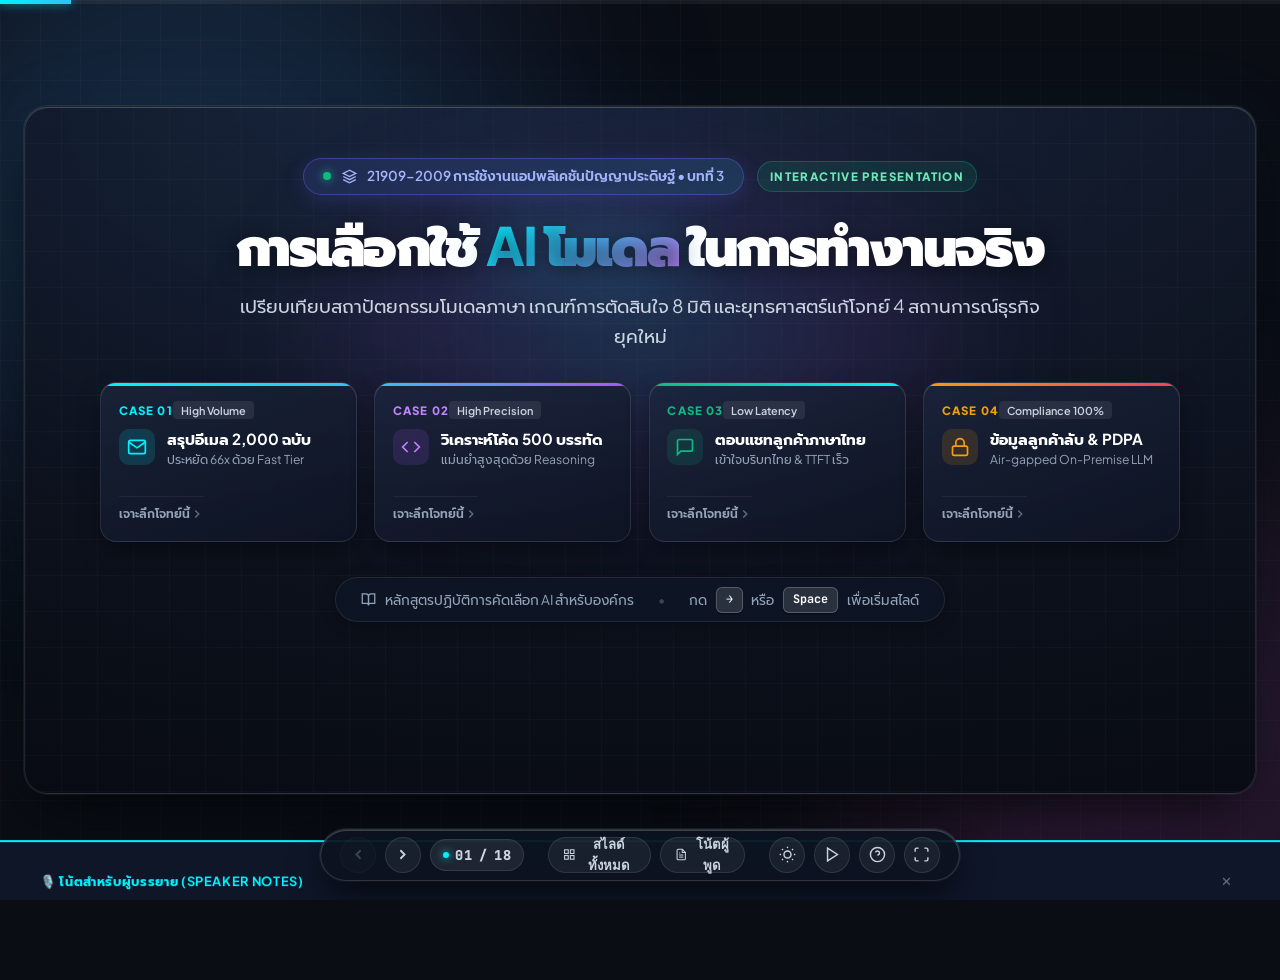
<file: index.html>
<!DOCTYPE html>
<html lang="th">
<head>
  <meta charset="UTF-8">
  <meta name="viewport" content="width=device-width, initial-scale=1.0">
  <title>การเลือกใช้ AI ในการทำงานจริง & สถาปัตยกรรมโมเดลภาษา | Interactive Presentation</title>
  
  <!-- Google Fonts: Plus Jakarta Sans, Prompt, Sarabun & JetBrains Mono -->
  <link rel="preconnect" href="https://fonts.googleapis.com">
  <link rel="preconnect" href="https://fonts.gstatic.com" crossorigin>
  <link href="https://fonts.googleapis.com/css2?family=JetBrains+Mono:wght@400;600;700&family=Plus+Jakarta+Sans:wght@400;500;600;700;800;900&family=Prompt:wght@300;400;500;600;700&family=Sarabun:wght@300;400;500;600;700&display=swap" rel="stylesheet">
  
  <!-- Stylesheet -->
  <link rel="stylesheet" href="style.css">
</head>
<body>

  <!-- Ambient Light Effect & Grid Background -->
  <div class="bg-ambient" aria-hidden="true">
    <div class="ambient-orb ambient-orb-1"></div>
    <div class="ambient-orb ambient-orb-2"></div>
    <div class="bg-grid-overlay"></div>
  </div>

  <!-- Top Presentation Progress Bar -->
  <div class="presentation-progress-container" aria-label="แถบความคืบหน้าการนำเสนอ">
    <div class="presentation-progress-bar" id="presentationProgressBar"></div>
  </div>

  <!-- Main Presentation Viewport (16:9 Standard) -->
  <main class="presentation-viewport">
    <div class="slides-wrapper" id="slidesWrapper">

      <!-- ===================================================================
           Slide 1: Title Slide (Hero)
           =================================================================== -->
      <section class="slide slide-hero active" id="slide-1" data-notes="ยินดีต้อนรับทุกท่านครับ วันนี้เราจะมาเจาะลึกการเลือกใช้โมเดล AI ในการทำงานจริง ผ่านหลักการสถาปัตยกรรมโมเดลภาษาและเกณฑ์ประเมิน 8 มิติ พร้อมหาคำตอบที่คุ้มค่าและปลอดภัยที่สุดให้กับ 4 สถานการณ์จริงยอดฮิต ได้แก่ การสรุปอีเมล 2,000 ฉบับ, การวิเคราะห์โค้ด 500 บรรทัด, การตอบแชทลูกค้าภาษาไทย และการจัดการข้อมูลลูกค้าลับครับ">
        <div class="hero-ambient-glow" aria-hidden="true"></div>
        
        <div class="hero-badge-wrap">
          <div class="hero-pill-badge">
            <span class="live-pulse-dot" aria-hidden="true"></span>
            <svg width="15" height="15" viewBox="0 0 24 24" fill="none" stroke="currentColor" stroke-width="2.2"><path d="M12 2L2 7l10 5 10-5-10-5zM2 17l10 5 10-5M2 12l10 5 10-5"/></svg>
            <span>21909-2009 การใช้งานแอปพลิเคชันปัญญาประดิษฐ์ • บทที่ 3</span>
          </div>
          <span class="hero-live-tag">INTERACTIVE PRESENTATION</span>
        </div>
        
        <h1 class="hero-title">
          การเลือกใช้ <span class="gradient-text hero-title-gradient">AI โมเดล</span> ในการทำงานจริง
        </h1>
        
        <p class="hero-subtitle">
          เปรียบเทียบสถาปัตยกรรมโมเดลภาษา เกณฑ์การตัดสินใจ 8 มิติ และยุทธศาสตร์แก้โจทย์ 4 สถานการณ์ธุรกิจยุคใหม่
        </p>

        <div class="hero-scenarios-strip">
          <!-- Scenario 1 -->
          <button class="hero-scenario-chip chip-email" data-target-slide="11" title="คลิกเพื่อไปที่สไลด์: สรุปอีเมล 2,000 ฉบับ" aria-label="ไปที่สรุปอีเมล 2,000 ฉบับ">
            <div class="chip-glow-overlay" aria-hidden="true"></div>
            <div class="chip-header">
              <span class="chip-case-tag">CASE 01</span>
              <span class="chip-subtag">High Volume</span>
            </div>
            <div class="chip-main">
              <div class="chip-icon-box">
                <svg viewBox="0 0 24 24" fill="none" stroke="currentColor" stroke-width="2"><path d="M4 4h16c1.1 0 2 .9 2 2v12c0 1.1-.9 2-2 2H4c-1.1 0-2-.9-2-2V6c0-1.1.9-2 2-2z"/><polyline points="22,6 12,13 2,6"/></svg>
              </div>
              <div class="chip-text-wrap">
                <span class="chip-title">สรุปอีเมล 2,000 ฉบับ</span>
                <span class="chip-desc">ประหยัด 66x ด้วย Fast Tier</span>
              </div>
            </div>
            <div class="chip-footer">
              <span>เจาะลึกโจทย์นี้</span>
              <svg class="chip-arrow" viewBox="0 0 24 24" fill="none" stroke="currentColor" stroke-width="2.5"><polyline points="9 18 15 12 9 6"/></svg>
            </div>
          </button>

          <!-- Scenario 2 -->
          <button class="hero-scenario-chip chip-code" data-target-slide="12" title="คลิกเพื่อไปที่สไลด์: วิเคราะห์โค้ด 500 บรรทัด" aria-label="ไปที่วิเคราะห์โค้ด 500 บรรทัด">
            <div class="chip-glow-overlay" aria-hidden="true"></div>
            <div class="chip-header">
              <span class="chip-case-tag">CASE 02</span>
              <span class="chip-subtag">High Precision</span>
            </div>
            <div class="chip-main">
              <div class="chip-icon-box">
                <svg viewBox="0 0 24 24" fill="none" stroke="currentColor" stroke-width="2"><polyline points="16 18 22 12 16 6"/><polyline points="8 6 2 12 8 18"/></svg>
              </div>
              <div class="chip-text-wrap">
                <span class="chip-title">วิเคราะห์โค้ด 500 บรรทัด</span>
                <span class="chip-desc">แม่นยำสูงสุดด้วย Reasoning</span>
              </div>
            </div>
            <div class="chip-footer">
              <span>เจาะลึกโจทย์นี้</span>
              <svg class="chip-arrow" viewBox="0 0 24 24" fill="none" stroke="currentColor" stroke-width="2.5"><polyline points="9 18 15 12 9 6"/></svg>
            </div>
          </button>

          <!-- Scenario 3 -->
          <button class="hero-scenario-chip chip-thai" data-target-slide="13" title="คลิกเพื่อไปที่สไลด์: ตอบแชทลูกค้าภาษาไทย" aria-label="ไปที่ตอบแชทลูกค้าภาษาไทย">
            <div class="chip-glow-overlay" aria-hidden="true"></div>
            <div class="chip-header">
              <span class="chip-case-tag">CASE 03</span>
              <span class="chip-subtag">Low Latency</span>
            </div>
            <div class="chip-main">
              <div class="chip-icon-box">
                <svg viewBox="0 0 24 24" fill="none" stroke="currentColor" stroke-width="2"><path d="M21 15a2 2 0 0 1-2 2H7l-4 4V5a2 2 0 0 1 2-2h14a2 2 0 0 1 2 2z"/></svg>
              </div>
              <div class="chip-text-wrap">
                <span class="chip-title">ตอบแชทลูกค้าภาษาไทย</span>
                <span class="chip-desc">เข้าใจบริบทไทย & TTFT เร็ว</span>
              </div>
            </div>
            <div class="chip-footer">
              <span>เจาะลึกโจทย์นี้</span>
              <svg class="chip-arrow" viewBox="0 0 24 24" fill="none" stroke="currentColor" stroke-width="2.5"><polyline points="9 18 15 12 9 6"/></svg>
            </div>
          </button>

          <!-- Scenario 4 -->
          <button class="hero-scenario-chip chip-secret" data-target-slide="14" title="คลิกเพื่อไปที่สไลด์: ข้อมูลลูกค้าลับ & PDPA" aria-label="ไปที่ข้อมูลลูกค้าลับ & PDPA">
            <div class="chip-glow-overlay" aria-hidden="true"></div>
            <div class="chip-header">
              <span class="chip-case-tag">CASE 04</span>
              <span class="chip-subtag">Compliance 100%</span>
            </div>
            <div class="chip-main">
              <div class="chip-icon-box">
                <svg viewBox="0 0 24 24" fill="none" stroke="currentColor" stroke-width="2"><rect x="3" y="11" width="18" height="11" rx="2" ry="2"/><path d="M7 11V7a5 5 0 0 1 10 0v4"/></svg>
              </div>
              <div class="chip-text-wrap">
                <span class="chip-title">ข้อมูลลูกค้าลับ & PDPA</span>
                <span class="chip-desc">Air-gapped On-Premise LLM</span>
              </div>
            </div>
            <div class="chip-footer">
              <span>เจาะลึกโจทย์นี้</span>
              <svg class="chip-arrow" viewBox="0 0 24 24" fill="none" stroke="currentColor" stroke-width="2.5"><polyline points="9 18 15 12 9 6"/></svg>
            </div>
          </button>
        </div>

        <div class="hero-meta">
          <div class="hero-meta-item">
            <svg width="15" height="15" viewBox="0 0 24 24" fill="none" stroke="currentColor" stroke-width="2"><path d="M2 3h6a4 4 0 0 1 4 4v14a3 3 0 0 0-3-3H2z"/><path d="M22 3h-6a4 4 0 0 0-4 4v14a3 3 0 0 1 3-3h7z"/></svg>
            <span>หลักสูตรปฏิบัติการคัดเลือก AI สำหรับองค์กร</span>
          </div>
          <span class="hero-meta-divider">•</span>
          <div class="hero-meta-item">
            <span>กด</span>
            <kbd>→</kbd> หรือ <kbd>Space</kbd>
            <span>เพื่อเริ่มสไลด์</span>
          </div>
        </div>
      </section>

      <!-- ===================================================================
           Slide 2: The Practitioner Dilemma
           =================================================================== -->
      <section class="slide" id="slide-2" data-notes="ทบทวนจากสัปดาห์ก่อนหน้า LLM คือโมเดลที่ทายโทเคนถัดไป มีข้อจำกัดทั้งบริบท ภาพหลอน และความจำ คำถามสำคัญที่คนทำงานจริงต้องเจอคือ มีโมเดลเป็นร้อยตัว ทำไมเราถึงเลือกตัวนี้? และถ้าเลือกผิด องค์กรอาจเสียหายจากค่าใช้จ่ายที่เกินความจำเป็นถึง 80% หรือข้อมูลลูกค้ารั่วไหล">
        <header class="slide-header">
          <div>
            <span class="slide-badge-category">Introduction & Recap</span>
            <h2 class="slide-title">คำถามที่ <span class="gradient-text">Practitioner</span> ทุกคนต้องเจอ</h2>
            <p class="slide-subtitle">ทบทวนสัปดาห์ที่ 1 และข้อเท็จจริงในโลกของการพัฒนา AI ยุคปัจจุบัน</p>
          </div>
        </header>
        <div class="slide-body">
          <div class="dilemma-grid">
            <div class="dilemma-card">
              <div>
                <h3 style="font-size: 1.15rem; font-weight: 700; color: var(--accent-cyan); margin-bottom: 0.8rem;">
                  บทเรียนสัปดาห์ก่อน: ธรรมชาติของ LLM
                </h3>
                <p style="color: var(--text-muted); font-size: 0.95rem; margin-bottom: 1.2rem;">
                  เรารู้แล้วว่า LLM ทำงานโดยการ <strong>ทำนาย Token ถัดไป (Next-token prediction)</strong> และมีข้อจำกัดทางเทคนิคที่เราต้องรับมือ:
                </p>
                <ul style="list-style: none; display: flex; flex-direction: column; gap: 0.6rem; font-size: 0.9rem; color: #cbd5e1;">
                  <li>✦ <strong>Context Window:</strong> ข้อจำกัดขนาดหน่วยความจำในการรับข้อมูล</li>
                  <li>✦ <strong>Hallucination:</strong> การกุข้อมูลขึ้นมาเองอย่างมั่นใจ</li>
                  <li>✦ <strong>Memory & State:</strong> โมเดลไม่มีความจำต่อเนื่องในตัวเองหากไม่ส่งประวัติ</li>
                </ul>
              </div>

              <div class="dilemma-quote-box">
                "ในเมื่อปัจจุบันมีโมเดลให้เลือกเป็นร้อย ๆ ตัว เราจะเลือกตัวไหนให้งานของเรา — และเพราะอะไร?"
              </div>
            </div>

            <div class="dilemma-card">
              <h3 style="font-size: 1.15rem; font-weight: 700; color: #ffffff; margin-bottom: 1rem;">
                หลุมพรางหากเลือกโมเดลผิดมิติ (The Cost of Misjudgment)
              </h3>
              <div class="risk-list">
                <div class="risk-item">
                  <div class="risk-icon">💸</div>
                  <div>
                    <h4 style="font-size: 0.92rem; font-weight: 700; color: #ffffff;">งบประมาณบานปลายอย่างไร้เหตุผล</h4>
                    <p style="font-size: 0.82rem; color: var(--text-muted);">นำโมเดลเรือธงราคาแพงมารันงานปริมาณมาก เช่น สรุปข้อความสั้น ทำให้ต้นทุนสูงกว่าที่ควรจะเป็น 50–70 เท่า</p>
                  </div>
                </div>
                <div class="risk-item">
                  <div class="risk-icon">⚠️</div>
                  <div>
                    <h4 style="font-size: 0.92rem; font-weight: 700; color: #ffffff;">งานพังเพราะความแม่นยำไม่ถึง</h4>
                    <p style="font-size: 0.82rem; color: var(--text-muted);">นำโมเดลรุ่นเล็กหรือโมเดลที่ไม่มีความสามารถ Reasoning มาวิเคราะห์โค้ดซับซ้อน เกิด Bug ร้ายแรงในระบบ</p>
                  </div>
                </div>
                <div class="risk-item">
                  <div class="risk-icon">🔒</div>
                  <div>
                    <h4 style="font-size: 0.92rem; font-weight: 700; color: #ffffff;">ข้อมูลความลับองค์กรรั่วไหลสู่ภายนอก</h4>
                    <p style="font-size: 0.82rem; color: var(--text-muted);">ส่งข้อมูลลูกค้าหรือเอกสารลับผ่าน Public Cloud API โดยไม่มีข้อตกลง Zero-Retention ผิดกฎหมาย PDPA</p>
                  </div>
                </div>
              </div>
            </div>
          </div>
        </div>
      </section>

      <!-- ===================================================================
           Slide 3: 4 Real-World Challenge Scenarios
           =================================================================== -->
      <section class="slide" id="slide-3" data-notes="นี่คือ 4 สถานการณ์จำลองที่เราจะใช้เป็นแกนหลักตลอดการนำเสนอนี้ครับ สรุปอีเมล 2,000 ฉบับ, วิเคราะห์โค้ด 500 บรรทัด, ตอบแชทลูกค้าภาษาไทย และข้อมูลลูกค้าลับ ทั้ง 4 งานนี้มีธรรมชาติ ข้อจำกัด และเงื่อนไขความสำเร็จที่ต่างกันอย่างสิ้นเชิง การใช้โมเดลตัวเดียวกันกับทุกงานเป็นแนวคิดที่ผิดพลาด">
        <header class="slide-header">
          <div>
            <span class="slide-badge-category">Core Challenges</span>
            <h2 class="slide-title">4 สถานการณ์จริง: <span class="gradient-text">โจทย์ท้าทายที่ต้องตัดสินใจ</span></h2>
            <p class="slide-subtitle">เราจะใช้หลักการและสถาปัตยกรรมในสไลด์ชุดนี้เพื่อหาคำตอบที่สมบูรณ์แบบให้กับ 4 งานนี้</p>
          </div>
        </header>
        <div class="slide-body">
          <div class="challenges-grid">
            <!-- Card 1 -->
            <div class="challenge-card c-email" data-target-slide="11" title="คลิกเพื่อไปดูเฉลยโจทย์นี้">
              <div class="challenge-icon-box">
                <svg width="24" height="24" viewBox="0 0 24 24" fill="none" stroke="currentColor" stroke-width="2"><path d="M4 4h16c1.1 0 2 .9 2 2v12c0 1.1-.9 2-2 2H4c-1.1 0-2-.9-2-2V6c0-1.1.9-2 2-2z"/><polyline points="22,6 12,13 2,6"/></svg>
              </div>
              <span class="challenge-num">สถานการณ์ที่ 1</span>
              <h3 class="challenge-title">สรุปอีเมล 2,000 ฉบับ</h3>
              <p class="challenge-body-text">
                ข้อมูลปริมาณมหาศาล (ล้าน Token) งานไม่ซับซ้อนแต่ต้องคุมงบประมาณให้อยู่ และต้องการความเร็วในการประมวลผลสูง
              </p>
              <div class="challenge-tags">
                <span class="tag-badge">High Volume</span>
                <span class="tag-badge">Cost Sensitive</span>
                <span class="tag-badge">Context Size</span>
              </div>
            </div>

            <!-- Card 2 -->
            <div class="challenge-card c-code" data-target-slide="12" title="คลิกเพื่อไปดูเฉลยโจทย์นี้">
              <div class="challenge-icon-box">
                <svg width="24" height="24" viewBox="0 0 24 24" fill="none" stroke="currentColor" stroke-width="2"><polyline points="16 18 22 12 16 6"/><polyline points="8 6 2 12 8 18"/></svg>
              </div>
              <span class="challenge-num">สถานการณ์ที่ 2</span>
              <h3 class="challenge-title">วิเคราะห์โค้ด 500 บรรทัด</h3>
              <p class="challenge-body-text">
                งานที่ผิดพลาดไม่ได้ ต้องการการคิดวิเคราะห์ตรรกะเชิงลึก (Deep Reasoning) ตรวจสอบความปลอดภัยและห้ามมี Hallucination
              </p>
              <div class="challenge-tags">
                <span class="tag-badge">High Accuracy</span>
                <span class="tag-badge">Logic Reasoning</span>
                <span class="tag-badge">SWE-bench</span>
              </div>
            </div>

            <!-- Card 3 -->
            <div class="challenge-card c-thai" data-target-slide="13" title="คลิกเพื่อไปดูเฉลยโจทย์นี้">
              <div class="challenge-icon-box">
                <svg width="24" height="24" viewBox="0 0 24 24" fill="none" stroke="currentColor" stroke-width="2"><path d="M21 15a2 2 0 0 1-2 2H7l-4 4V5a2 2 0 0 1 2-2h14a2 2 0 0 1 2 2z"/></svg>
              </div>
              <span class="challenge-num">สถานการณ์ที่ 3</span>
              <h3 class="challenge-title">ตอบแชทลูกค้าภาษาไทย</h3>
              <p class="challenge-body-text">
                ต้องการความเร็วโต้ตอบทันที (Low TTFT) มีความเข้าใจในภาษาพูด แสลง สำนวน และบริบททางวัฒนธรรมของคนไทย
              </p>
              <div class="challenge-tags">
                <span class="tag-badge">Low Latency</span>
                <span class="tag-badge">Thai Nuance</span>
                <span class="tag-badge">Token Efficiency</span>
              </div>
            </div>

            <!-- Card 4 -->
            <div class="challenge-card c-secret" data-target-slide="14" title="คลิกเพื่อไปดูเฉลยโจทย์นี้">
              <div class="challenge-icon-box">
                <svg width="24" height="24" viewBox="0 0 24 24" fill="none" stroke="currentColor" stroke-width="2"><rect x="3" y="11" width="18" height="11" rx="2" ry="2"/><path d="M7 11V7a5 5 0 0 1 10 0v4"/></svg>
              </div>
              <span class="challenge-num">สถานการณ์ที่ 4</span>
              <h3 class="challenge-title">ข้อมูลลูกค้าลับ & PDPA</h3>
              <p class="challenge-body-text">
                ข้อมูลทางการเงินและข้อมูลส่วนบุคคล ห้ามรั่วไหลออกนอกระบบองค์กรโดยเด็ดขาด ต้องปฏิบัติตามกฎหมายความเป็นส่วนตัว 100%
              </p>
              <div class="challenge-tags">
                <span class="tag-badge">Zero Leakage</span>
                <span class="tag-badge">On-Premise</span>
                <span class="tag-badge">Compliance</span>
              </div>
            </div>
          </div>
        </div>
      </section>

      <!-- ===================================================================
           Slide 4: AI Model Landscape 2026
           =================================================================== -->
      <section class="slide" id="slide-4" data-notes="มาดูแผนที่ตลาดโมเดล AI ในปัจจุบันครับ ค่ายใหญ่แบ่งออกเป็น OpenAI เจ้าตลาดเครื่องมือครบครัน, Google DeepMind โดดเด่นเรื่อง Multimodal และ Context มหาศาลผูกกับ Workspace, Anthropic ตระกูล Claude ที่เก่งเรื่องโค้ดยาวและเหตุผล, Meta กับ DeepSeek ผู้นำสาย Open Weights และค่ายไทยอย่าง Typhoon, OpenThaiGPT ที่เข้าใจภาษาไทยเป็นพิเศษ">
        <header class="slide-header">
          <div>
            <span class="slide-badge-category">Market Landscape</span>
            <h2 class="slide-title">แผนที่ตลาดโมเดล AI: <span class="gradient-text">ค่ายหลักที่ต้องรู้จัก</span></h2>
            <p class="slide-subtitle">แต่ละค่ายมีจุดเด่น สถาปัตยกรรม และระบบนิเวศการทำงานที่แตกต่างกันอย่างชัดเจน</p>
          </div>
        </header>
        <div class="slide-body">
          <div class="table-container">
            <table class="presentation-table">
              <thead>
                <tr>
                  <th style="width: 22%;">ผู้พัฒนา (Provider)</th>
                  <th style="width: 25%;">โมเดลเด่น</th>
                  <th>จุดแข็งที่คนพูดถึง & ความเหมาะสม</th>
                </tr>
              </thead>
              <tbody>
                <tr>
                  <td>
                    <div class="provider-cell">
                      <span class="provider-badge" style="background: rgba(16, 185, 129, 0.15); color: #6ee7b7;">OpenAI</span>
                    </div>
                  </td>
                  <td><strong>ตระกูล GPT</strong> (Astra / Sol / Luna)</td>
                  <td>ใช้งานกว้างขวาง รองรับเครื่องมือครบ Function calling สมบูรณ์ นิเวศน์แอปพลิเคชันใหญ่ที่สุด</td>
                </tr>
                <tr>
                  <td>
                    <div class="provider-cell">
                      <span class="provider-badge" style="background: rgba(56, 189, 248, 0.15); color: #7dd3fc;">Google DeepMind</span>
                    </div>
                  </td>
                  <td><strong>ตระกูล Gemini</strong> (Pro / Flash)</td>
                  <td>Multimodal แข็งแกร่งที่สุด วิเคราะห์วิดีโอ/เสียง/เอกสาร, Context ขนาดมหึมา, เชื่อมกับ Google Workspace</td>
                </tr>
                <tr>
                  <td>
                    <div class="provider-cell">
                      <span class="provider-badge" style="background: rgba(244, 63, 94, 0.15); color: #fda4af;">Anthropic</span>
                    </div>
                  </td>
                  <td><strong>ตระกูล Claude</strong> (Opus / Sonnet / Haiku)</td>
                  <td>งานเขียนละเอียด ประณีต, การเขียนโค้ดยาว ๆ และงานที่ต้องใช้เหตุผลและการคิดวิเคราะห์ซับซ้อน</td>
                </tr>
                <tr>
                  <td>
                    <div class="provider-cell">
                      <span class="provider-badge" style="background: rgba(168, 85, 247, 0.15); color: #d8b4fe;">Meta</span>
                    </div>
                  </td>
                  <td><strong>ตระกูล Llama</strong> (Open Weights)</td>
                  <td>โมเดลเปิดชั้นนำ สามารถดาวน์โหลดไป Fine-tune และรันเองภายในองค์กรได้อิสระ</td>
                </tr>
                <tr>
                  <td>
                    <div class="provider-cell">
                      <span class="provider-badge" style="background: rgba(245, 158, 11, 0.15); color: #fde68a;">DeepSeek / Qwen / Mistral</span>
                    </div>
                  </td>
                  <td>โมเดลเปิดประสิทธิภาพสูง (R-series / V-series)</td>
                  <td>ราคาถูกมาก สถาปัตยกรรม MoE ประหยัดพลังงาน รันเองได้ เหมาะกับงานที่มีข้อจำกัดด้านงบและข้อมูล</td>
                </tr>
                <tr>
                  <td>
                    <div class="provider-cell">
                      <span class="provider-badge" style="background: rgba(20, 184, 166, 0.15); color: #5eead4;">ค่ายไทย</span>
                    </div>
                  </td>
                  <td><strong>Typhoon, OpenThaiGPT, Pathumma, THaLLE</strong></td>
                  <td>เชี่ยวชาญภาษาไทย วัฒนธรรมท้องถิ่น และข้อกำหนดทางกฎหมาย/การเงินของไทยเป็นพิเศษ</td>
                </tr>
              </tbody>
            </table>
          </div>
        </div>
      </section>

      <!-- ===================================================================
           Slide 5: Open vs Closed Models
           =================================================================== -->
      <section class="slide" id="slide-5" data-notes="นี่คือการตัดสินใจเชิงสถาปัตยกรรมระดับรากฐานครับ โมเดลปิดอย่าง ChatGPT, Gemini หรือ Claude เราใช้ผ่าน API สะดวก ฉลาดสุดๆ แต่ข้อมูลต้องส่งออกข้างนอกและจ่ายเงินต่อโทเคน ในขณะที่โมเดลเปิดอย่าง Llama หรือ DeepSeek เราโหลดน้ำหนักมารันในเครื่องเราเองได้ ข้อมูลไม่ออกนอกองค์กรแม้แต่ไบต์เดียว ซึ่งนี่คือกุญแจสำคัญของโจทย์ข้อมูลลูกค้าลับครับ">
        <header class="slide-header">
          <div>
            <span class="slide-badge-category">Architectural Paradigm</span>
            <h2 class="slide-title">โมเดลเปิด vs โมเดลปิด: <span class="gradient-text">เลือกเส้นทางไหน?</span></h2>
            <p class="slide-subtitle">การเปรียบเทียบเชิงโครงสร้างระหว่าง Closed Proprietary API และ Open Weights</p>
          </div>
        </header>
        <div class="slide-body">
          <div class="vs-grid">
            <!-- Closed Model Card -->
            <div class="vs-card closed">
              <div class="vs-card-header">
                <div>
                  <h3 class="vs-card-title">โมเดลปิด (Closed Models)</h3>
                  <span style="font-size: 0.8rem; color: var(--accent-blue); font-weight: 600;">Proprietary Cloud API</span>
                </div>
                <div style="font-size: 1.8rem;">☁️</div>
              </div>
              <p class="vs-card-desc">
                ใช้งานผ่าน Web Portal หรือ REST API ของผู้ให้บริการ เช่น ChatGPT, Gemini Pro, Claude 3.5/5.5
              </p>
              <div class="feature-list">
                <div class="feature-item pro">
                  <svg width="18" height="18" viewBox="0 0 24 24" fill="none" stroke="currentColor" stroke-width="2.5"><polyline points="20 6 9 17 4 12"/></svg>
                  <span><strong>ระดับสติปัญญาสูงสุด:</strong> โมเดลเรือธงฉลาดที่สุดในตลาดเสมอ</span>
                </div>
                <div class="feature-item pro">
                  <svg width="18" height="18" viewBox="0 0 24 24" fill="none" stroke="currentColor" stroke-width="2.5"><polyline points="20 6 9 17 4 12"/></svg>
                  <span><strong>Zero Infrastructure:</strong> ไม่ต้องจัดซื้อ GPU หรือเซิร์ฟเวอร์ราคาแพง</span>
                </div>
                <div class="feature-item con">
                  <svg width="18" height="18" viewBox="0 0 24 24" fill="none" stroke="currentColor" stroke-width="2.5"><line x1="18" y1="6" x2="6" y2="18"/><line x1="6" y1="6" x2="18" y2="18"/></svg>
                  <span><strong>ข้อมูลออกนอกองค์กร:</strong> มีความเสี่ยงต่อข้อกำหนด PDPA หรือความลับธุรกิจ</span>
                </div>
                <div class="feature-item con">
                  <svg width="18" height="18" viewBox="0 0 24 24" fill="none" stroke="currentColor" stroke-width="2.5"><line x1="18" y1="6" x2="6" y2="18"/><line x1="6" y1="6" x2="18" y2="18"/></svg>
                  <span><strong>ต้นทุนสะสม:</strong> จ่ายเงินตามจำนวน Token ใช้งานต่อเนื่องทุกเดือน</span>
                </div>
              </div>
            </div>

            <!-- Open Weights Card -->
            <div class="vs-card open">
              <div class="vs-card-header">
                <div>
                  <h3 class="vs-card-title">โมเดลเปิด (Open Weights)</h3>
                  <span style="font-size: 0.8rem; color: var(--accent-emerald); font-weight: 600;">Self-Hosted / On-Premise</span>
                </div>
                <div style="font-size: 1.8rem;">🖥️</div>
              </div>
              <p class="vs-card-desc">
                ดาวน์โหลดน้ำหนักโมเดลมารันบนเครื่องหรือ Data Center ขององค์กร เช่น Llama, Qwen, DeepSeek
              </p>
              <div class="feature-list">
                <div class="feature-item pro">
                  <svg width="18" height="18" viewBox="0 0 24 24" fill="none" stroke="currentColor" stroke-width="2.5"><polyline points="20 6 9 17 4 12"/></svg>
                  <span><strong>ข้อมูลไม่ออกนอกองค์กร 100%:</strong> ตัดขาดอินเทอร์เน็ต (Air-gapped) ได้</span>
                </div>
                <div class="feature-item pro">
                  <svg width="18" height="18" viewBox="0 0 24 24" fill="none" stroke="currentColor" stroke-width="2.5"><polyline points="20 6 9 17 4 12"/></svg>
                  <span><strong>ไม่มีค่า Token รายครั้ง:</strong> รันกี่ล้าน Token ก็จ่ายเท่าเดิมตามค่าไฟ</span>
                </div>
                <div class="feature-item con">
                  <svg width="18" height="18" viewBox="0 0 24 24" fill="none" stroke="currentColor" stroke-width="2.5"><line x1="18" y1="6" x2="6" y2="18"/><line x1="6" y1="6" x2="18" y2="18"/></svg>
                  <span><strong>ต้องมีฮาร์ดแวร์ GPU:</strong> ต้องลงทุนเครื่องเซิร์ฟเวอร์และการดูแลระบบ</span>
                </div>
                <div class="feature-item con">
                  <svg width="18" height="18" viewBox="0 0 24 24" fill="none" stroke="currentColor" stroke-width="2.5"><line x1="18" y1="6" x2="6" y2="18"/><line x1="6" y1="6" x2="18" y2="18"/></svg>
                  <span><strong>ความสามารถ:</strong> มักเก่งน้อยกว่าโมเดลเรือธงตัวท็อปรุ่นปิดเล็กน้อย</span>
                </div>
              </div>
            </div>
          </div>
        </div>
      </section>

      <!-- ===================================================================
           Slide 6: 3-Tier Model Hierarchy
           =================================================================== -->
      <section class="slide" id="slide-6" data-notes="นี่คือกฎเหล็กที่สำคัญที่สุดของสไลด์ครับ ทุกค่ายใหญ่จัดโครงสร้างเหมือนกันหมด คือ เรือธง สมดุล และรุ่นเล็ก สถิติวิจัยพบว่าถ้าองค์กรจัดประเภทงานถูก งานง่ายส่งไปให้รุ่นเล็กทำ จะช่วยลดต้นทุนรวมได้ถึง 60-80% โดยที่คุณภาพของผลงานแทบไม่ต่างกันเลย">
        <header class="slide-header">
          <div>
            <span class="slide-badge-category">Model Stratification</span>
            <h2 class="slide-title">ยุทธศาสตร์ 3 ระดับ: <span class="gradient-text">เรือธง → สมดุล → รุ่นเล็ก</span></h2>
            <p class="slide-subtitle">ทุกค่ายใหญ่ใช้โครงสร้างเดียวกัน เพื่อตอบโจทย์ความสมดุลระหว่างความฉลาด ความเร็ว และราคา</p>
          </div>
        </header>
        <div class="slide-body">
          <div class="tiers-container">
            <!-- Tier 1: Flagship -->
            <div class="tier-card tier-flagship">
              <span class="tier-badge">TIER 1 • เรือธง (FLAGSHIP)</span>
              <h3 class="tier-name">ฉลาดที่สุดในรุ่น</h3>
              <p class="tier-target">แลกกับ: <strong>ราคาสูงที่สุด + เวลาตอบสนองช้ากว่า</strong></p>
              <div class="tier-metric-box">
                <div class="tier-metric-row"><span class="label">ระดับความฉลาด:</span><span class="val" style="color: var(--accent-rose);">★★★★★</span></div>
                <div class="tier-metric-row"><span class="label">ความเร็ว:</span><span class="val">ปานกลาง - ช้า</span></div>
                <div class="tier-metric-row"><span class="label">ต้นทุน:</span><span class="val" style="color: var(--accent-rose);">$$$$$</span></div>
              </div>
              <p style="font-size: 0.85rem; color: #cbd5e1;">
                <strong>ใช้เมื่อไหร่:</strong> งานยาก งานเดียวจบ งานวิจัย โค้ดสถาปัตยกรรม หรืองานที่มีความเสี่ยงสูงที่ <em>"พลาดไม่ได้แม้แต่ครั้งเดียว"</em>
              </p>
            </div>

            <!-- Tier 2: Balanced -->
            <div class="tier-card tier-balanced">
              <span class="tier-badge">TIER 2 • สมดุล (BALANCED)</span>
              <h3 class="tier-name">ฉลาดพอ + คุ้มราคา</h3>
              <p class="tier-target">แลกกับ: <strong>ประสิทธิภาพระดับกลาง ๆ ทุกด้าน</strong></p>
              <div class="tier-metric-box">
                <div class="tier-metric-row"><span class="label">ระดับความฉลาด:</span><span class="val" style="color: var(--accent-blue);">★★★★☆</span></div>
                <div class="tier-metric-row"><span class="label">ความเร็ว:</span><span class="val">เร็วปานกลาง</span></div>
                <div class="tier-metric-row"><span class="label">ต้นทุน:</span><span class="val" style="color: var(--accent-blue);">$$$</span></div>
              </div>
              <p style="font-size: 0.85rem; color: #cbd5e1;">
                <strong>ใช้เมื่อไหร่:</strong> งานประจำวันขององค์กร (Daily Driver), ร่างเอกสาร, แปลภาษาทั่วไป, เขียนฟังก์ชันพื้นฐาน
              </p>
            </div>

            <!-- Tier 3: Fast / Nano -->
            <div class="tier-card tier-fast">
              <span class="tier-badge">TIER 3 • รุ่นเล็ก (FAST / NANO)</span>
              <h3 class="tier-name">เร็วสุดยอด + ราคาถูกมาก</h3>
              <p class="tier-target">แลกกับ: <strong>ความสามารถในการคิดวิเคราะห์จำกัด</strong></p>
              <div class="tier-metric-box">
                <div class="tier-metric-row"><span class="label">ระดับความฉลาด:</span><span class="val" style="color: var(--accent-emerald);">★★★☆☆</span></div>
                <div class="tier-metric-row"><span class="label">ความเร็ว:</span><span class="val" style="color: var(--accent-emerald);">เร็วสูงมาก</span></div>
                <div class="tier-metric-row"><span class="label">ต้นทุน:</span><span class="val" style="color: var(--accent-emerald);">$ (ถูกมาก)</span></div>
              </div>
              <p style="font-size: 0.85rem; color: #cbd5e1;">
                <strong>ใช้เมื่อไหร่:</strong> งานปริมาณมาก (High Volume), สรุปสั้น, สกัดคีย์เวิร์ด, ตอบแชทโต้ตอบเร็ว, งานที่ไม่ต้องใช้ตรรกะซับซ้อน
              </p>
            </div>
          </div>

          <div class="golden-rule-banner">
            <div>
              <div class="golden-rule-text">💡 กฎทองที่ใช้ได้จริงในระดับอุตสาหกรรม</div>
              <div style="font-size: 0.9rem; color: var(--text-muted); margin-top: 0.2rem;">
                "งานง่ายใช้รุ่นเล็ก งานยากใช้รุ่นใหญ่ และทดสอบก่อนเปลี่ยนเสมอ"
              </div>
            </div>
            <div class="golden-rule-stat">
              <span>ประหยัดได้ 60–80%</span>
            </div>
          </div>
        </div>
      </section>

      <!-- ===================================================================
           Slide 7: Model Matrix & Pricing
           =================================================================== -->
      <section class="slide" id="slide-7" data-notes="นี่คือตัวเลขราคาจริงในตลาดครับ สังเกตความต่างของราคา GPT-6 Astra กับ Gemini Flash ต่างกันถึง 66 เท่าในฝั่ง Input และ 83 เท่าในฝั่ง Output ถ้าองค์กรต้องประมวลผลวันละ 100 เอกสาร การเลือกใช้โมเดลผิดตัวจะทำให้เงินหายไปเกือบ 40,000 บาทต่อเดือนทันที">
        <header class="slide-header">
          <div>
            <span class="slide-badge-category">Economics of AI</span>
            <h2 class="slide-title">ส่องสเปก & ตารางราคา: <span class="gradient-text">ความต่างระดับ 66 เท่า!</span></h2>
            <p class="slide-subtitle">ราคาตัวอย่างอ้างอิงตามตลาด (USD ต่อ 1 ล้าน Token)</p>
          </div>
        </header>
        <div class="slide-body">
          <div class="table-container">
            <table class="presentation-table">
              <thead>
                <tr>
                  <th>โมเดล</th>
                  <th>Tier</th>
                  <th>Input (USD / 1M)</th>
                  <th>Output (USD / 1M)</th>
                  <th>จุดเด่น / การนำไปใช้งาน</th>
                </tr>
              </thead>
              <tbody>
                <tr style="background: rgba(244, 63, 94, 0.05);">
                  <td><strong>GPT-6 Astra</strong></td>
                  <td><span class="provider-badge" style="background: rgba(244,63,94,0.2); color:#fda4af;">เรือธง</span></td>
                  <td style="font-family: var(--font-mono); font-weight: 700; color: #fda4af;">$10.00</td>
                  <td style="font-family: var(--font-mono); font-weight: 700; color: #fda4af;">$50.00</td>
                  <td>งานระดับวิจัย, โค้ดสถาปัตยกรรม, งานที่ผิดพลาดไม่ได้</td>
                </tr>
                <tr>
                  <td><strong>GPT-6.1 Sol</strong></td>
                  <td><span class="provider-badge" style="background: rgba(56,189,248,0.2); color:#7dd3fc;">สมดุล</span></td>
                  <td style="font-family: var(--font-mono); font-weight: 600;">$2.00</td>
                  <td style="font-family: var(--font-mono); font-weight: 600;">$10.00</td>
                  <td>รุ่นยอดนิยม งานทั่วไปในองค์กรที่ต้องการผลลัพธ์มาตรฐาน</td>
                </tr>
                <tr style="background: rgba(16, 185, 129, 0.05);">
                  <td><strong>GPT-6 Luna</strong></td>
                  <td><span class="provider-badge" style="background: rgba(16,185,129,0.2); color:#6ee7b7;">รุ่นเล็ก</span></td>
                  <td style="font-family: var(--font-mono); font-weight: 700; color: #6ee7b7;">$0.20</td>
                  <td style="font-family: var(--font-mono); font-weight: 700; color: #6ee7b7;">$1.20</td>
                  <td>งานข้อมูลปริมาณมาก, สรุปข้อความ, ระบบแคช</td>
                </tr>
                <tr>
                  <td><strong>Gemini 3.1 Pro</strong></td>
                  <td><span class="provider-badge" style="background: rgba(244,63,94,0.2); color:#fda4af;">เรือธง</span></td>
                  <td style="font-family: var(--font-mono); font-weight: 600;">$7.00</td>
                  <td style="font-family: var(--font-mono); font-weight: 600;">$21.00</td>
                  <td>Multimodal ขั้นสูง รับเอกสาร PDF/วิดีโอยาวระดับ 1M Token</td>
                </tr>
                <tr style="background: rgba(16, 185, 129, 0.08); border-left: 3px solid var(--accent-emerald);">
                  <td><strong>Gemini 3.1 Flash</strong></td>
                  <td><span class="provider-badge" style="background: rgba(16,185,129,0.2); color:#6ee7b7;">รุ่นเล็กพิเศษ</span></td>
                  <td style="font-family: var(--font-mono); font-weight: 800; color: var(--accent-emerald);">$0.15</td>
                  <td style="font-family: var(--font-mono); font-weight: 800; color: var(--accent-emerald);">$0.60</td>
                  <td>เร็วและถูกมาก เหมาะกับงาน Batch และสรุปข้อมูลจำนวนมาก</td>
                </tr>
                <tr>
                  <td><strong>Claude Sonnet 5.5</strong></td>
                  <td><span class="provider-badge" style="background: rgba(56,189,248,0.2); color:#7dd3fc;">สมดุล / โค้ด</span></td>
                  <td style="font-family: var(--font-mono); font-weight: 600;">$2.00</td>
                  <td style="font-family: var(--font-mono); font-weight: 600;">$10.00</td>
                  <td>แชมป์ด้านงานเขียนโค้ดและตรรกะซับซ้อน คุ้มค่าในงาน Software</td>
                </tr>
              </tbody>
            </table>
          </div>
          <div style="margin-top: 1rem; font-size: 0.85rem; color: var(--text-dim); text-align: right;">
            สูตรต้นทุนจริง = (Input Tokens / 1M × ราคา Input) + (Output Tokens / 1M × ราคา Output)
          </div>
        </div>
      </section>

      <!-- ===================================================================
           Slide 8: Thai Local Models
           =================================================================== -->
      <section class="slide" id="slide-8" data-notes="ค่ายไทยในปัจจุบันพัฒนาไปไกลมากครับ Typhoon จาก SCB 10X โดดเด่นมาก มี API พร้อมใช้งาน, OpenThaiGPT จาก AIEAT เน้นบริบทภาษาไทยและท้องถิ่น, Pathumma จาก NECTEC เป็น Open Source สำหรับงานวิจัย, และ THaLLE จาก KBTG เน้นสายการเงินโดยเฉพาะ สำหรับโจทย์การตอบแชทลูกค้าคนไทย โมเดลกลุ่มนี้คือตัวเลือกอันดับต้นๆ">
        <header class="slide-header">
          <div>
            <span class="slide-badge-category">Local AI Power</span>
            <h2 class="slide-title">โมเดลไทยที่ควรรู้จัก: <span class="gradient-text">เข้าใจบริบท & ภาษาท้องถิ่น</span></h2>
            <p class="slide-subtitle">สร้างขึ้นเพื่อทลายกำแพงความเข้าใจสำนวนไทยและลดการสิ้นเปลือง Token ภาษาไทย</p>
          </div>
        </header>
        <div class="slide-body">
          <div class="challenges-grid" style="grid-template-columns: repeat(4, 1fr);">
            <div class="challenge-card" style="border-top: 4px solid #38bdf8;">
              <span class="challenge-num" style="color: #38bdf8;">SCB 10X</span>
              <h3 class="challenge-title">Typhoon</h3>
              <p class="challenge-body-text">
                โมเดลภาษาไทยขนาดกลางที่ได้รับการยอมรับสูงมาก เก่งภาษาไทยเป็นเลิศ มีการตัด Token ที่มีประสิทธิภาพสูง และเรียกใช้ผ่าน REST API ได้สะดวก
              </p>
              <div class="challenge-tags">
                <span class="tag-badge">API Ready</span>
                <span class="tag-badge">Thai Chat</span>
              </div>
            </div>

            <div class="challenge-card" style="border-top: 4px solid #10b981;">
              <span class="challenge-num" style="color: #10b981;">AIEAT</span>
              <h3 class="challenge-title">OpenThaiGPT</h3>
              <p class="challenge-body-text">
                โครงการโอเพนซอร์สเพื่อคนไทย มุ่งเน้นความเข้าใจบริบททางวัฒนธรรม ประเพณี และสำนวนท้องถิ่นของไทยได้อย่างเป็นธรรมชาติ
              </p>
              <div class="challenge-tags">
                <span class="tag-badge">Open Source</span>
                <span class="tag-badge">Community Driven</span>
              </div>
            </div>

            <div class="challenge-card" style="border-top: 4px solid #a855f7;">
              <span class="challenge-num" style="color: #a855f7;">NECTEC</span>
              <h3 class="challenge-title">Pathumma</h3>
              <p class="challenge-body-text">
                โมเดลภาษาจากศูนย์เทคโนโลยีอิเล็กทรอนิกส์และคอมพิวเตอร์แห่งชาติ ออกแบบมาเพื่อการวิจัย ภาครัฐ และงานเฉพาะทางของไทย
              </p>
              <div class="challenge-tags">
                <span class="tag-badge">Research</span>
                <span class="tag-badge">Government</span>
              </div>
            </div>

            <div class="challenge-card" style="border-top: 4px solid #f59e0b;">
              <span class="challenge-num" style="color: #f59e0b;">KBTG</span>
              <h3 class="challenge-title">THaLLE</h3>
              <p class="challenge-body-text">
                โมเดลเฉพาะทางระดับองค์กรจากกสิกร บิซิเนส-เทคโนโลยี กรุ๊ป เน้นงานด้านการเงิน การธนาคาร และความปลอดภัยของข้อมูล
              </p>
              <div class="challenge-tags">
                <span class="tag-badge">Enterprise</span>
                <span class="tag-badge">Finance Focus</span>
              </div>
            </div>
          </div>
        </div>
      </section>

      <!-- ===================================================================
           Slide 9: Under the Hood & Thai Tokenizer Trap
           =================================================================== -->
      <section class="slide" id="slide-9" data-notes="มาดูเบื้องหลังสถาปัตยกรรมกันครับ โมเดลภาษาเกือบทั้งหมดเป็น Decoder-only Transformer มีส่วนประกอบสำคัญ 5 ส่วน จุดที่กระทบคนไทยที่สุดคือ Tokenizer เพราะไม่มีการเว้นวรรคระหว่างคำ โมเดลสากลมักตัดคำไทยออกเป็นเศษย่อย ทำให้ 1 ประโยคภาษาไทยกิน Token มากกว่าภาษาอังกฤษถึง 2 ถึง 4 เท่า! ส่งผลให้เราจ่ายแพงกว่า 2-4 เท่า และบริบทเต็มเร็วกว่าคนอื่น">
        <header class="slide-header">
          <div>
            <span class="slide-badge-category">Architecture & Tokenization</span>
            <h2 class="slide-title">เบื้องหลังสถาปัตยกรรม & <span class="gradient-text">กับดัก Tokenizer ภาษาไทย</span></h2>
            <p class="slide-subtitle">Decoder-only Transformer และผลกระทบต่อต้นทุนการประมวลผลภาษาไทย</p>
          </div>
        </header>
        <div class="slide-body">
          <div class="arch-grid">
            <!-- 5 Steps -->
            <div class="arch-steps-container">
              <div class="arch-step-item">
                <div class="arch-step-num">1</div>
                <div class="arch-step-content">
                  <h4>Tokenizer (ตัวตัดคำ)</h4>
                  <p>ตัดข้อความเป็นก้อนคำย่อย <em>*ภาษาไทยกินโทเคนมากกว่าอังกฤษ 2–4 เท่า*</em></p>
                </div>
              </div>
              <div class="arch-step-item">
                <div class="arch-step-num">2</div>
                <div class="arch-step-content">
                  <h4>Embedding (แปลงความหมาย)</h4>
                  <p>แปลง Token เป็นเวกเตอร์ตัวเลขหลายมิติเพื่อจับความหมายของคำ</p>
                </div>
              </div>
              <div class="arch-step-item">
                <div class="arch-step-num">3</div>
                <div class="arch-step-content">
                  <h4>Self-Attention (การมองเห็นซึ่งกันและกัน)</h4>
                  <p>ให้คำทุกคำในประโยคเชื่อมโยงความหมาย ยิ่ง Context ยาว ยิ่งกิน RAM มาก</p>
                </div>
              </div>
              <div class="arch-step-item">
                <div class="arch-step-num">4</div>
                <div class="arch-step-content">
                  <h4>Feed Forward (ประมวลผลเชิงลึก)</h4>
                  <p>ชั้นโครงข่ายประสาทขนาดใหญ่ ที่เก็บน้ำหนักพารามิเตอร์ส่วนใหญ่ของโมเดล</p>
                </div>
              </div>
              <div class="arch-step-item">
                <div class="arch-step-num">5</div>
                <div class="arch-step-content">
                  <h4>Output Head (สร้างคำตอบ)</h4>
                  <p>แปลงเวกเตอร์ตัวเลขกลับมาเป็นความน่าจะเป็นของคำถัดไป</p>
                </div>
              </div>
            </div>

            <!-- Thai Tokenizer Demo -->
            <div class="tokenizer-demo-box">
              <div style="display: flex; justify-content: space-between; align-items: center;">
                <h4 style="font-size: 1rem; font-weight: 700; color: #ffffff;">การเปรียบเทียบ Tokenizer</h4>
                <span style="font-size: 0.75rem; background: rgba(244,63,94,0.15); color: #fda4af; padding: 0.2rem 0.5rem; border-radius: 4px;">Thai Token Inflation</span>
              </div>
              <div class="token-visual-compare">
                <div class="token-row">
                  <div class="token-label">
                    <span>English (10 คำ):</span>
                    <span id="enCountDisplay" style="color: var(--accent-blue);">11 tokens</span>
                  </div>
                  <div class="token-chips" id="enTokenContainer"></div>
                </div>

                <div class="token-row">
                  <div class="token-label">
                    <span>ภาษาไทย (ความหมายเดียวกัน 10 คำ):</span>
                    <span id="thCountDisplay" style="color: var(--accent-rose);">18 tokens</span>
                  </div>
                  <div class="token-chips" id="thTokenContainer"></div>
                </div>
              </div>
              <div style="background: rgba(244,63,94,0.08); border: 1px dashed rgba(244,63,94,0.3); border-radius: 8px; padding: 0.8rem; font-size: 0.82rem; color: #cbd5e1;">
                <strong>ผลสรุป:</strong> ภาษาไทยกิน Token มากกว่าเกือบ <span id="tokenRatioDisplay" style="color: var(--accent-rose); font-weight: 700;">2-4 เท่า</span> นั่นแปลว่าต้นทุนค่า API ของภาษาไทยจะสูงขึ้นเป็นเงาตามตัว!
              </div>
            </div>
          </div>
        </div>
      </section>

      <!-- ===================================================================
           Slide 10: MoE & Reasoning Models
           =================================================================== -->
      <section class="slide" id="slide-10" data-notes="สองนวัตกรรมที่พลิกโฉมวงการ AI ในปัจจุบันครับ อย่างแรกคือ Mixture of Experts หรือ MoE ซึ่งแทนที่จะเรียกพารามิเตอร์ทั้งหมด 600B โมเดลจะมี Router เลือกเปิดใช้งานเฉพาะผู้เชี่ยวชาญที่ตรงกับคำถามนั้นแค่ 60B ทำให้เราได้ความเร็วระดับรุ่นเล็ก แต่ความฉลาดระดับโมเดลยักษ์ อย่างที่สองคือ Reasoning Models เช่น DeepSeek R-series หรือ o1 ซึ่งจะคิดเป็นขั้นตอนหรือ Chain of Thought ภายในก่อนตอบ เหมาะมากกับงานโค้ดและคณิตศาสตร์">
        <header class="slide-header">
          <div>
            <span class="slide-badge-category">Modern Innovations</span>
            <h2 class="slide-title">MoE & Reasoning Models: <span class="gradient-text">นวัตกรรมเปลี่ยนเกม</span></h2>
            <p class="slide-subtitle">เทคนิคสถาปัตยกรรมเบื้องหลังที่ช่วยเพิ่มความคุ้มค่าและความแม่นยำขั้นสูง</p>
          </div>
        </header>
        <div class="slide-body">
          <div class="tech-duo-grid">
            <!-- MoE Card -->
            <div class="tech-duo-card">
              <div class="tech-duo-title">
                <svg width="24" height="24" viewBox="0 0 24 24" fill="none" stroke="var(--accent-cyan)" stroke-width="2"><circle cx="12" cy="12" r="3"/><path d="M19.4 15a1.65 1.65 0 0 0 .33 1.82l.06.06a2 2 0 0 1 0 2.83 2 2 0 0 1-2.83 0l-.06-.06a1.65 1.65 0 0 0-1.82-.33 1.65 1.65 0 0 0-1 1.51V21a2 2 0 0 1-2 2 2 2 0 0 1-2-2v-.09A1.65 1.65 0 0 0 9 19.4a1.65 1.65 0 0 0-1.82.33l-.06.06a2 2 0 0 1-2.83 0 2 2 0 0 1 0-2.83l.06-.06a1.65 1.65 0 0 0 .33-1.82 1.65 1.65 0 0 0-1.51-1H3a2 2 0 0 1-2-2 2 2 0 0 1 2-2h.09A1.65 1.65 0 0 0 4.6 9a1.65 1.65 0 0 0-.33-1.82l-.06-.06a2 2 0 0 1 0-2.83 2 2 0 0 1 2.83 0l.06.06a1.65 1.65 0 0 0 1.82.33H9a1.65 1.65 0 0 0 1-1.51V3a2 2 0 0 1 2-2 2 2 0 0 1 2 2v.09a1.65 1.65 0 0 0 1 1.51 1.65 1.65 0 0 0 1.82-.33l.06-.06a2 2 0 0 1 2.83 0 2 2 0 0 1 0 2.83l-.06.06a1.65 1.65 0 0 0-.33 1.82V9a1.65 1.65 0 0 0 1.51 1H21a2 2 0 0 1 2 2 2 2 0 0 1-2 2h-.09a1.65 1.65 0 0 0-1.51 1z"/></svg>
                <span>Mixture of Experts (MoE)</span>
              </div>
              <p class="tech-duo-desc">
                แทนที่จะเปิดใช้งานสมองทุกส่วน โมเดลจะใช้ <strong>Router</strong> เลือกเปิดเฉพาะกลุ่มผู้เชี่ยวชาญ (Experts) ที่จำเป็นในแต่ละ Token
              </p>
              <div class="moe-diagram">
                <div style="font-size: 0.78rem; color: var(--text-dim);">คำถามเข้า → <strong>Router</strong> คัดกรอง</div>
                <div class="expert-pool">
                  <div class="expert-node active-expert">Expert 1 (โค้ด) ✓</div>
                  <div class="expert-node">Expert 2 (ภาษา)</div>
                  <div class="expert-node active-expert">Expert 3 (ตรรกะ) ✓</div>
                  <div class="expert-node">Expert 4 (ความรู้)</div>
                </div>
                <div style="font-size: 0.75rem; color: var(--accent-emerald);">ผลลัพธ์: เปิดใช้เพียง 60B จากขนาดรวม 600B!</div>
              </div>
              <div style="font-size: 0.85rem; color: #cbd5e1; line-height: 1.45;">
                ✦ <strong>ความเร็ว:</strong> ใกล้เคียงโมเดลขนาด 60B<br>
                ✦ <strong>ความฉลาด:</strong> ใกล้เคียงโมเดลยักษ์ขนาด 600B
              </div>
            </div>

            <!-- Reasoning Models Card -->
            <div class="tech-duo-card">
              <div class="tech-duo-title">
                <svg width="24" height="24" viewBox="0 0 24 24" fill="none" stroke="var(--accent-purple)" stroke-width="2"><path d="M12 2a7 7 0 0 0-7 7c0 2.38 1.19 4.47 3 5.74V17a2 2 0 0 0 2 2h4a2 2 0 0 0 2-2v-2.26c1.81-1.27 3-3.36 3-5.74a7 7 0 0 0-7-7z"/><line x1="9" y1="21" x2="15" y2="21"/></svg>
                <span>Reasoning Models (คิดนานขึ้นเพื่อตอบให้ถูก)</span>
              </div>
              <p class="tech-duo-desc">
                ก่อนจะพ่นคำตอบออกมา โมเดลจะสร้าง <strong>Chain of Thought (CoT)</strong> ภายในเพื่อคิด ทบทวน และตรวจสอบสมมติฐานหลายรอบ
              </p>
              <div style="background: rgba(0,0,0,0.3); border-radius: 12px; padding: 1.2rem; display: flex; flex-direction: column; gap: 0.6rem; margin-bottom: 1.2rem;">
                <div style="display: flex; align-items: center; gap: 0.6rem; font-size: 0.82rem; color: #cbd5e1;">
                  <span style="color: var(--accent-cyan);">Step 1:</span> รับโจทย์ตรรกะหรือโค้ดซับซ้อน
                </div>
                <div style="display: flex; align-items: center; gap: 0.6rem; font-size: 0.82rem; color: #cbd5e1;">
                  <span style="color: var(--accent-purple);">Step 2:</span> แตกเป็นปัญหาย่อย & ตรวจสอบ Edge Case
                </div>
                <div style="display: flex; align-items: center; gap: 0.6rem; font-size: 0.82rem; color: #cbd5e1;">
                  <span style="color: var(--accent-emerald);">Step 3:</span> ให้คำตอบที่ปราศจากข้อผิดพลาด
                </div>
              </div>
              <div style="font-size: 0.85rem; color: #cbd5e1; line-height: 1.45;">
                ⚠️ <strong>ข้อควรระวัง:</strong> กิน Token มากขึ้น จึงแพงและช้ากว่า ไม่เหมาะกับงานสรุปสั้นหรืองานแชทโต้ตอบทั่วไป
              </div>
            </div>
          </div>
        </div>
      </section>

      <!-- ===================================================================
           Slide 11: 8 Evaluation Criteria
           =================================================================== -->
      <section class="slide" id="slide-11" data-notes="นี่คือกรอบแนวคิด 8 ด้านในการเปรียบเทียบโมเดลครับ จำไว้เสมอว่าโมเดลที่ชนะใน Benchmark อาจแพ้เรื่องราคา อาจกิน Token ภาษาไทยจนไม่คุ้ม หรืออาจผิดนโยบาย PDPA ขององค์กร เราต้องประเมินแบบองค์รวมทั้ง 8 ด้าน">
        <header class="slide-header">
          <div>
            <span class="slide-badge-category">Decision Framework</span>
            <h2 class="slide-title">เกณฑ์เปรียบเทียบโมเดล <span class="gradient-text">8 มิติ</span></h2>
            <p class="slide-subtitle">การเลือกโมเดลที่ดีที่สุดต้องมองรอบด้านอย่างสมดุล ไม่ใช่ดูแค่คะแนน Benchmark</p>
          </div>
        </header>
        <div class="slide-body">
          <div class="criteria-8-grid">
            <div class="criteria-card">
              <div class="criteria-header">
                <div class="criteria-num">1</div>
                <h4 class="criteria-title">ความสามารถ (Capability)</h4>
              </div>
              <p class="criteria-detail">ดูจากงานที่เราจะทำจริง ไม่ใช่คะแนนรวม (งานเขียน, โค้ด, ตรรกะ, Tool use)</p>
            </div>

            <div class="criteria-card">
              <div class="criteria-header">
                <div class="criteria-num">2</div>
                <h4 class="criteria-title">Context Window</h4>
              </div>
              <p class="criteria-detail">ความจุหน่วยความจำ (แชท 8K-32K, สรุปเล่ม 64K, วิเคราะห์โค้ด 128K-1M)</p>
            </div>

            <div class="criteria-card">
              <div class="criteria-header">
                <div class="criteria-num">3</div>
                <h4 class="criteria-title">ราคา (Pricing)</h4>
              </div>
              <p class="criteria-detail">คำนวณต้นทุนจริงจาก Input + Output ไม่ใช่ดูแค่ตัวเลขต่อ 1M token ผิวเผิน</p>
            </div>

            <div class="criteria-card">
              <div class="criteria-header">
                <div class="criteria-num">4</div>
                <h4 class="criteria-title">ความเร็ว (Latency)</h4>
              </div>
              <p class="criteria-detail">Time to First Token (TTFT) สำหรับแชท และ Tokens/sec สำหรับงานเอกสารยาว</p>
            </div>

            <div class="criteria-card">
              <div class="criteria-header">
                <div class="criteria-num">5</div>
                <h4 class="criteria-title">ภาษาไทย (Thai Quality)</h4>
              </div>
              <p class="criteria-detail">ความสละสลวย การเข้าใจสำนวน และอัตราการบวมของ Tokenizer (2-4x)</p>
            </div>

            <div class="criteria-card">
              <div class="criteria-header">
                <div class="criteria-num">6</div>
                <h4 class="criteria-title">ความเป็นส่วนตัว (PDPA)</h4>
              </div>
              <p class="criteria-detail">ข้อมูลถูกนำไปเทรนต่อหรือไม่ มีการเก็บบันทึก Log นานแค่ไหน และรัน Local ได้ไหม</p>
            </div>

            <div class="criteria-card">
              <div class="criteria-header">
                <div class="criteria-num">7</div>
                <h4 class="criteria-title">ระบบนิเวศ (Ecosystem)</h4>
              </div>
              <p class="criteria-detail">รองรับ Function calling, Tool use, SDK ที่เสถียร และเชื่อมกับ Workspace เดิม</p>
            </div>

            <div class="criteria-card">
              <div class="criteria-header">
                <div class="criteria-num">8</div>
                <h4 class="criteria-title">ขีดจำกัด (Quota & Limits)</h4>
              </div>
              <p class="criteria-detail">Rate Limit คำขอต่อนาที (RPM/TPM) เหมาะกับขนาดผู้ใช้ในองค์กรหรือไม่</p>
            </div>
          </div>
        </div>
      </section>

      <!-- ===================================================================
           Slide 12: [Challenge 1 Solved] สรุปอีเมล 2,000 ฉบับ
           =================================================================== -->
      <section class="slide" id="slide-12" data-notes="เข้าสู่การเฉลยโจทย์ที่ 1 ครับ: สรุปอีเมล 2,000 ฉบับ งานนี้ปริมาณโทเคนสูงมาก ประมาณ 1 ล้านโทเคน ถ้าส่งเข้า GPT-6 Astra เราจะเสียเงินราวๆ 500 บาทต่องาน แต่ถ้าเปลี่ยนมาใช้รุ่นเล็กอย่าง Gemini 3.1 Flash จะเสียเพียง 7 บาท ประหยัดลงถึง 66 เท่า! แถมถ้าใช้ Batch API จะลดได้อีกครึ่งนึง เหลือแค่ 3.50 บาท">
        <header class="slide-header">
          <div>
            <span class="slide-badge-category">Challenge #1 Solved</span>
            <h2 class="slide-title">สรุปอีเมล 2,000 ฉบับ: <span class="gradient-text">งานปริมาณมหาศาล</span></h2>
            <p class="slide-subtitle">การวางสถาปัตยกรรมสำหรับงานสกัดข้อมูลขนาดใหญ่ (High Volume Summarization)</p>
          </div>
        </header>
        <div class="slide-body">
          <div class="solution-layout">
            <div class="solution-left-card">
              <div>
                <div class="challenge-problem-box">
                  <strong>ความท้าทาย:</strong> อีเมล 2,000 ฉบับ × เฉลี่ยฉบับละ 500 คำ ≈ <strong>1,000,000 Tokens Input</strong> | งานนี้เน้นสกัดประเด็นสำคัญ ไม่ได้ต้องการตรรกะระดับโอลิมปิก
                </div>
                <div class="winner-recommendation-box">
                  <div class="winner-header">
                    <span class="winner-badge">โมเดลที่แนะนำ</span>
                    <span style="font-size: 0.8rem; color: var(--accent-emerald); font-weight: 700;">Fast Tier</span>
                  </div>
                  <div class="winner-model-name">Gemini 3.1 Flash / GPT-6 Luna</div>
                  <p style="font-size: 0.88rem; color: #cbd5e1; margin-top: 0.4rem;">
                    มีความเร็วในการประมวลผลสูง รองรับ Context กว้าง และราคาต่อ Token ถูกที่สุดในอุตสาหกรรม
                  </p>
                </div>
              </div>

              <div class="solution-criteria-checks">
                <div class="crit-check-item">
                  <svg width="18" height="18" viewBox="0 0 24 24" fill="none" stroke="currentColor" stroke-width="2.5"><polyline points="20 6 9 17 4 12"/></svg>
                  <span><strong>เทคนิคประหยัดเพิ่ม:</strong> ใช้ <em>Batch API</em> (ส่งงานตอนกลางคืน) ลดราคาเพิ่มอีก 50%</span>
                </div>
                <div class="crit-check-item">
                  <svg width="18" height="18" viewBox="0 0 24 24" fill="none" stroke="currentColor" stroke-width="2.5"><polyline points="20 6 9 17 4 12"/></svg>
                  <span><strong>กลยุทธ์การประมวลผล:</strong> จัดกลุ่มแบ่งอีเมลเป็นชุดละ 50 ฉบับแล้วสรุปเป็นชั้น ๆ (Hierarchical)</span>
                </div>
              </div>
            </div>

            <div class="solution-right-card">
              <h3 style="font-size: 1.15rem; font-weight: 700; color: #ffffff; margin-bottom: 1.2rem;">
                เปรียบเทียบต้นทุนจริงต่องาน (1M Input + 50K Output)
              </h3>
              
              <div class="cost-comparison-visual">
                <div class="cost-bar-row">
                  <div class="cost-bar-header">
                    <span>GPT-6 Astra (เรือธง)</span>
                    <span style="font-weight: 700; color: var(--accent-rose);">$12.50 (~฿456)</span>
                  </div>
                  <div class="cost-bar-track">
                    <div class="cost-bar-fill bar-flagship"></div>
                  </div>
                </div>

                <div class="cost-bar-row">
                  <div class="cost-bar-header">
                    <span>GPT-6.1 Sol (สมดุล)</span>
                    <span style="font-weight: 700; color: var(--accent-blue);">$2.50 (~฿91)</span>
                  </div>
                  <div class="cost-bar-track">
                    <div class="cost-bar-fill bar-balanced"></div>
                  </div>
                </div>

                <div class="cost-bar-row">
                  <div class="cost-bar-header">
                    <span>Gemini 3.1 Flash (แนะนำ)</span>
                    <span style="font-weight: 700; color: var(--accent-emerald);">$0.18 (~฿6.50)</span>
                  </div>
                  <div class="cost-bar-track">
                    <div class="cost-bar-fill bar-fast"></div>
                  </div>
                </div>
              </div>

              <div style="background: rgba(16,185,129,0.1); border-left: 3px solid var(--accent-emerald); padding: 1rem; border-radius: 0 8px 8px 0; font-size: 0.88rem; color: #cbd5e1; margin-top: 1.5rem;">
                🎯 <strong>ความคุ้มค่า:</strong> การเลือกใช้โมเดลรุ่นเล็กอย่าง Gemini Flash ช่วยประหยัดเงินได้ถึง <strong>66 เท่า</strong> หากทำระบบสรุปอีเมลทุกวัน องค์กรประหยัดเงินได้มากกว่า 13,000 บาทต่อเดือน!
              </div>
            </div>
          </div>
        </div>
      </section>

      <!-- ===================================================================
           Slide 13: [Challenge 2 Solved] วิเคราะห์โค้ด 500 บรรทัด
           =================================================================== -->
      <section class="slide" id="slide-13" data-notes="โจทย์ที่ 2 คือการวิเคราะห์โค้ด 500 บรรทัดครับ งานนี้ตรงข้ามกับอีเมลโดยสิ้นเชิง ปริมาณโทเคนไม่เยอะ (ประมาณ 15,000-30,000 โทเคน) แต่ต้องการความแม่นยำสูงมากและผิดพลาดไม่ได้เลย ถ้าเราใช้รุ่นเล็กเพื่อประหยัดเงิน โมเดลจะตรวจจับ logic bug และ race condition ไม่เจอ งานนี้เราต้องยอมจ่ายและใช้ Claude Sonnet 5.5 หรือ Reasoning Model ครับ">
        <header class="slide-header">
          <div>
            <span class="slide-badge-category">Challenge #2 Solved</span>
            <h2 class="slide-title">วิเคราะห์โค้ด 500 บรรทัด: <span class="gradient-text">ความถูกต้องระดับสูงสุด</span></h2>
            <p class="slide-subtitle">งานวิเคราะห์เชิงลึกที่ "พลาดไม่ได้แม้แต่ครั้งเดียว" (High Precision Logic)</p>
          </div>
        </header>
        <div class="slide-body">
          <div class="solution-layout">
            <div class="solution-left-card">
              <div>
                <div class="challenge-problem-box" style="border-left-color: var(--accent-purple); color: #e9d5ff;">
                  <strong>ความท้าทาย:</strong> โค้ด 500 บรรทัดอาจมีบั๊กซ่อนอยู่ มีเรื่อง State, Memory leak, และช่องโหว่ความปลอดภัย หาก AI วิเคราะห์ผิดและปล่อยผ่าน ผลเสียร้ายแรงเกินกว่าจะประเมินค่าได้
                </div>
                <div class="winner-recommendation-box" style="border-color: rgba(168,85,247,0.4); background: linear-gradient(135deg, rgba(168,85,247,0.12), rgba(88,28,135,0.2));">
                  <div class="winner-header">
                    <span class="winner-badge" style="background: var(--accent-purple); color: #ffffff;">โมเดลที่แนะนำ</span>
                    <span style="font-size: 0.8rem; color: var(--accent-purple); font-weight: 700;">Reasoning / Code Leader</span>
                  </div>
                  <div class="winner-model-name">Claude Sonnet 5.5 / DeepSeek R-series</div>
                  <p style="font-size: 0.88rem; color: #cbd5e1; margin-top: 0.4rem;">
                    คะแนน SWE-bench สูงที่สุด มีความเข้าใจใน Dependency และไลบรารีอย่างลึกซึ้ง
                  </p>
                </div>
              </div>

              <div class="solution-criteria-checks">
                <div class="crit-check-item">
                  <svg width="18" height="18" viewBox="0 0 24 24" fill="none" stroke="currentColor" stroke-width="2.5"><polyline points="20 6 9 17 4 12"/></svg>
                  <span><strong>ทำไมไม่ใช้รุ่นเล็ก:</strong> โมเดลรุ่นเล็กมีโอกาสเกิด Hallucination สูง มองไม่เห็น Edge case</span>
                </div>
                <div class="crit-check-item">
                  <svg width="18" height="18" viewBox="0 0 24 24" fill="none" stroke="currentColor" stroke-width="2.5"><polyline points="20 6 9 17 4 12"/></svg>
                  <span><strong>Benchmark อ้างอิง:</strong> ดูคะแนน SWE-bench (แก้บั๊กโปรเจกต์จริง) และ HumanEval</span>
                </div>
              </div>
            </div>

            <div class="solution-right-card">
              <h3 style="font-size: 1.15rem; font-weight: 700; color: #ffffff; margin-bottom: 1.2rem;">
                การวิเคราะห์ความคุ้มค่า (30K Tokens Input + 5K Output)
              </h3>
              
              <div style="background: rgba(0,0,0,0.3); border-radius: 12px; padding: 1.2rem; display: flex; flex-direction: column; gap: 0.8rem;">
                <div style="display: flex; justify-content: space-between; font-size: 0.9rem; padding-bottom: 0.5rem; border-bottom: 1px solid rgba(255,255,255,0.06);">
                  <span>ต้นทุนการรัน Claude Sonnet 5.5</span>
                  <span style="font-weight: 700; font-family: var(--font-mono); color: var(--accent-cyan);">$0.11 (~฿4.00)</span>
                </div>
                <div style="display: flex; justify-content: space-between; font-size: 0.9rem; padding-bottom: 0.5rem; border-bottom: 1px solid rgba(255,255,255,0.06);">
                  <span>ต้นทุนการรัน DeepSeek R-series</span>
                  <span style="font-weight: 700; font-family: var(--font-mono); color: var(--accent-emerald);">$0.04 (~฿1.50)</span>
                </div>
                <div style="display: flex; justify-content: space-between; font-size: 0.9rem;">
                  <span>ค่าจ้าง Senior Developer หาบั๊กเอง 2 ชม.</span>
                  <span style="font-weight: 700; font-family: var(--font-mono); color: var(--accent-amber);">~฿1,200 – ฿2,000</span>
                </div>
              </div>

              <div style="background: rgba(168,85,247,0.1); border-left: 3px solid var(--accent-purple); padding: 1rem; border-radius: 0 8px 8px 0; font-size: 0.88rem; color: #cbd5e1; margin-top: 1.5rem;">
                💡 <strong>บทสรุปเชิงกลยุทธ์:</strong> ในงานที่ต้องการความแม่นยำสูง แม้ราคาต่อ Token จะแพงกว่ารุ่นเล็ก แต่เนื่องจากจำนวน Token ของโค้ด 500 บรรทัดไม่ได้มาก ต้นทุนรวมอยู่ที่เพียง <strong>4 บาท</strong> จึงคุ้มค่าที่จะใช้โมเดลตัวที่ดีที่สุดเสมอ
              </div>
            </div>
          </div>
        </div>
      </section>

      <!-- ===================================================================
           Slide 14: [Challenge 3 Solved] ตอบแชทลูกค้าภาษาไทย
           =================================================================== -->
      <section class="slide" id="slide-14" data-notes="โจทย์ที่ 3 คือการตอบแชทลูกค้าภาษาไทยครับ สิ่งที่ลูกค้าต้องการคือความเร็ว ถ้าต้องรอนานเกิน 3 วินาทีลูกค้าจะกดปิดแชททันที ดังนั้นห้ามใช้ Reasoning Model เด็ดขาด และภาษาไทยมีปัญหา Tokenizer บวม 2-4 เท่า ตัวเลือกที่ดีที่สุดคืองานนี้ต้องใช้โมเดลไทยอย่าง Typhoon หรือโมเดลรุ่นเล็กที่จูนภาษาไทยมาดีมาก เช่น Gemini Flash หรือ GPT-6.1 Sol พร้อม Prompt ภาษาไทยที่ชัดเจน">
        <header class="slide-header">
          <div>
            <span class="slide-badge-category">Challenge #3 Solved</span>
            <h2 class="slide-title">ตอบแชทลูกค้าภาษาไทย: <span class="gradient-text">ความเร็ว & มิติทางวัฒนธรรม</span></h2>
            <p class="slide-subtitle">ระบบบริการลูกค้าแบบ Real-time (Low Latency Conversational AI)</p>
          </div>
        </header>
        <div class="slide-body">
          <div class="solution-layout">
            <div class="solution-left-card">
              <div>
                <div class="challenge-problem-box" style="border-left-color: var(--accent-emerald); color: #a7f3d0;">
                  <strong>ความท้าทาย:</strong> ลูกค้ารอไม่ได้! ต้องการ Time to First Token (TTFT) ต่ำกว่า 1 วินาที เข้าใจภาษาพูด แสลง หางเสียง ครับ/ค่ะ และต้องคำนวณต้นทุนการบวมของ Token ภาษาไทย 2–4 เท่า
                </div>
                <div class="winner-recommendation-box" style="border-color: rgba(16,185,129,0.4);">
                  <div class="winner-header">
                    <span class="winner-badge">โมเดลที่แนะนำ</span>
                    <span style="font-size: 0.8rem; color: var(--accent-emerald); font-weight: 700;">Thai API / Low Latency</span>
                  </div>
                  <div class="winner-model-name">Typhoon (SCB 10X) / Gemini Flash</div>
                  <p style="font-size: 0.88rem; color: #cbd5e1; margin-top: 0.4rem;">
                    ตอบกลับรวดเร็ว เข้าใจสำนวนไทยแท้ ไม่แปลเป็นหุ่นยนต์ และตัดคำไทยประหยัด Token
                  </p>
                </div>
              </div>

              <div class="solution-criteria-checks">
                <div class="crit-check-item">
                  <svg width="18" height="18" viewBox="0 0 24 24" fill="none" stroke="currentColor" stroke-width="2.5"><polyline points="20 6 9 17 4 12"/></svg>
                  <span><strong>ข้อห้ามเด็ดขาด:</strong> ห้ามใช้ Reasoning model (o1/DeepSeek R) ในแชทสด เพราะจะทำให้ลูกค้ารอนานเกินไป</span>
                </div>
                <div class="crit-check-item">
                  <svg width="18" height="18" viewBox="0 0 24 24" fill="none" stroke="currentColor" stroke-width="2.5"><polyline points="20 6 9 17 4 12"/></svg>
                  <span><strong>การจัดการ Tone of Voice:</strong> ใส่ System Prompt กำหนดบุคลิกภาพแบรนด์และนโยบายข้อความ</span>
                </div>
              </div>
            </div>

            <div class="solution-right-card">
              <h3 style="font-size: 1.15rem; font-weight: 700; color: #ffffff; margin-bottom: 1.2rem;">
                เกณฑ์การตัดสินใจสำหรับงานแชทไทย
              </h3>
              
              <div style="display: flex; flex-direction: column; gap: 0.8rem;">
                <div style="background: rgba(0,0,0,0.3); border-radius: 10px; padding: 0.9rem;">
                  <div style="font-size: 0.85rem; font-weight: 700; color: var(--accent-cyan); margin-bottom: 0.2rem;">1. ความเร็ว Latency (TTFT)</div>
                  <div style="font-size: 0.82rem; color: var(--text-muted);">โมเดลต้องปล่อยข้อความแรกภายใน 500-800ms เพื่อความลื่นไหลแบบ Streaming</div>
                </div>

                <div style="background: rgba(0,0,0,0.3); border-radius: 10px; padding: 0.9rem;">
                  <div style="font-size: 0.85rem; font-weight: 700; color: var(--accent-emerald); margin-bottom: 0.2rem;">2. การตัดคำภาษาไทย (Thai Tokenizer)</div>
                  <div style="font-size: 0.82rem; color: var(--text-muted);">Typhoon ถูกเทรนด้วยคลังคำไทยโดยเฉพาะ ทำให้ตัดคำแม่นยำและไม่เสีย Token เปล่า</div>
                </div>

                <div style="background: rgba(0,0,0,0.3); border-radius: 10px; padding: 0.9rem;">
                  <div style="font-size: 0.85rem; font-weight: 700; color: var(--accent-amber); margin-bottom: 0.2rem;">3. การทดสอบด้วยคนไทยจริง</div>
                  <div style="font-size: 0.82rem; color: var(--text-muted);">ใช้แบบทดสอบ 5-Prompt Test ให้โมเดลตอบคำถามร้องเรียนและสำนวนไทยเพื่อวัดผล</div>
                </div>
              </div>
            </div>
          </div>
        </div>
      </section>

      <!-- ===================================================================
           Slide 15: [Challenge 4 Solved] ข้อมูลลูกค้าลับ & PDPA
           =================================================================== -->
      <section class="slide" id="slide-15" data-notes="โจทย์ที่ 4 คือเรื่องของความมั่นคงปลอดภัย ข้อมูลลูกค้าลับ ข้อมูลสุขภาพ หรือข้อมูลการเงินองค์กร ไม่สามารถส่งออกผ่าน Public Cloud API ทั่วไปได้ ไม่ว่าจะฉลาดแค่ไหนก็ตาม เพราะอาจขัดต่อ พ.ร.บ. คุ้มครองข้อมูลส่วนบุคคล (PDPA) ทางออกที่ดีและปลอดภัย 100% คือการใช้โมเดลเปิด เช่น Llama 3 หรือ DeepSeek มารันแบบ On-Premise ภายในเครือข่ายองค์กรแบบปิด หรือหากต้องใช้คลาวด์ ต้องทำข้อตกลง Enterprise ระดับ Zero Retention ครับ">
        <header class="slide-header">
          <div>
            <span class="slide-badge-category">Challenge #4 Solved</span>
            <h2 class="slide-title">ข้อมูลลูกค้าลับ: <span class="gradient-text">ความปลอดภัยสูงสุด & PDPA</span></h2>
            <p class="slide-subtitle">การวางสถาปัตยกรรมสำหรับข้อมูลความลับองค์กร (Enterprise Privacy & Compliance)</p>
          </div>
        </header>
        <div class="slide-body">
          <div class="solution-layout">
            <div class="solution-left-card">
              <div>
                <div class="challenge-problem-box" style="border-left-color: var(--accent-amber); color: #fde68a;">
                  <strong>ความท้าทาย:</strong> ข้อมูลระบุตัวบุคคล (PII), บัญชีธนาคาร, หรือประวัติสุขภาพ ห้ามส่งออกภายนอกเด็ดขาด การส่งเข้า Public API อาจถูกนำไปใช้เทรนโมเดล หรือเสี่ยงต่อการถูกแฮกระหว่างทาง
                </div>
                <div class="winner-recommendation-box" style="border-color: rgba(245,158,11,0.4); background: linear-gradient(135deg, rgba(245,158,11,0.12), rgba(120,53,15,0.2));">
                  <div class="winner-header">
                    <span class="winner-badge" style="background: var(--accent-amber); color: #000000;">โมเดลที่แนะนำ</span>
                    <span style="font-size: 0.8rem; color: var(--accent-amber); font-weight: 700;">On-Premise Open Weights</span>
                  </div>
                  <div class="winner-model-name">Llama 3.3 / DeepSeek V3 / Qwen 2.5</div>
                  <p style="font-size: 0.88rem; color: #cbd5e1; margin-top: 0.4rem;">
                    รันบนเครื่องแม่ข่ายภายใน Data Center ขององค์กร (Air-gapped Server)
                  </p>
                </div>
              </div>

              <div class="solution-criteria-checks">
                <div class="crit-check-item">
                  <svg width="18" height="18" viewBox="0 0 24 24" fill="none" stroke="currentColor" stroke-width="2.5"><polyline points="20 6 9 17 4 12"/></svg>
                  <span><strong>ความปลอดภัย 100%:</strong> ข้อมูลไม่ออกสู่อินเทอร์เน็ตแม้แต่ไบต์เดียว สอดคล้องตาม PDPA</span>
                </div>
                <div class="crit-check-item">
                  <svg width="18" height="18" viewBox="0 0 24 24" fill="none" stroke="currentColor" stroke-width="2.5"><polyline points="20 6 9 17 4 12"/></svg>
                  <span><strong>Zero Token Cost:</strong> ไม่มีค่าใช้จ่ายคิดเป็นรายคำขออีกต่อไป</span>
                </div>
              </div>
            </div>

            <div class="solution-right-card">
              <h3 style="font-size: 1.15rem; font-weight: 700; color: #ffffff; margin-bottom: 1.2rem;">
                2 ทางเลือกตามมาตรฐานองค์กร
              </h3>
              
              <div style="display: flex; flex-direction: column; gap: 1rem;">
                <!-- Option 1 -->
                <div style="background: rgba(16,185,129,0.08); border: 1px solid rgba(16,185,129,0.3); border-radius: 12px; padding: 1.1rem;">
                  <div style="display: flex; justify-content: space-between; margin-bottom: 0.4rem;">
                    <strong style="color: var(--accent-emerald); font-size: 0.95rem;">ทางเลือกที่ 1: Local / On-Premise LLM</strong>
                    <span style="font-size: 0.75rem; background: rgba(16,185,129,0.2); color: #6ee7b7; padding: 0.2rem 0.5rem; border-radius: 4px;">ความปลอดภัยสูงสุด</span>
                  </div>
                  <p style="font-size: 0.82rem; color: #cbd5e1; line-height: 1.45;">
                    ใช้โมเดล Open Weights เช่น Llama 70B รันบนเครื่องเซิร์ฟเวอร์ GPU ภายใน ตัดขาดอินเทอร์เน็ต ปลอดภัยสมบูรณ์แบบ
                  </p>
                </div>

                <!-- Option 2 -->
                <div style="background: rgba(56,189,248,0.08); border: 1px solid rgba(56,189,248,0.3); border-radius: 12px; padding: 1.1rem;">
                  <div style="display: flex; justify-content: space-between; margin-bottom: 0.4rem;">
                    <strong style="color: var(--accent-blue); font-size: 0.95rem;">ทางเลือกที่ 2: Enterprise Cloud Agreement</strong>
                    <span style="font-size: 0.75rem; background: rgba(56,189,248,0.2); color: #7dd3fc; padding: 0.2rem 0.5rem; border-radius: 4px;">เมื่อไม่มี GPU</span>
                  </div>
                  <p style="font-size: 0.82rem; color: #cbd5e1; line-height: 1.45;">
                    ใช้ Azure OpenAI หรือ AWS Bedrock พร้อมสัญญาผูกพัน <strong>Zero Data Retention</strong> และห้ามนำข้อมูลลูกค้าไปเทรนโมเดล
                  </p>
                </div>
              </div>
            </div>
          </div>
        </div>
      </section>

      <!-- ===================================================================
           Slide 16: Interactive AI Decision Simulator & Calculator
           =================================================================== -->
      <section class="slide" id="slide-16" data-notes="นี่คือเครื่องมือแบบจำลอง Interactive ครับ ผู้บรรยายหรือผู้เรียนสามารถคลิกเปลี่ยนสถานการณ์ทั้ง 4 ได้ทันที หรือจะเลื่อน Slider เพื่อปรับจำนวน Token ด้วยตัวเอง ระบบจะคำนวณต้นทุนเปรียบเทียบทุกโมเดลในตลาดออกมาเป็นทั้ง USD และบาทแบบ Real-time พร้อมแสดงคำแนะนำเชิงกลยุทธ์">
        <header class="slide-header">
          <div>
            <span class="slide-badge-category">Interactive Tool</span>
            <h2 class="slide-title">AI Decision Simulator & <span class="gradient-text">Live Cost Calculator</span></h2>
            <p class="slide-subtitle">ทดลองเลือกสถานการณ์และคำนวณต้นทุนจริงตามหลักการในสไลด์</p>
          </div>
        </header>
        <div class="slide-body">
          <div class="simulator-wrapper">
            <!-- Left Controls -->
            <div class="sim-control-panel">
              <div>
                <div class="sim-group-label">1. เลือกสถานการณ์โจทย์จริง</div>
                <div class="sim-btn-grid">
                  <button class="sim-scenario-btn active" data-scenario="email">
                    <span>✉️</span> สรุปอีเมล 2,000 ฉบับ
                  </button>
                  <button class="sim-scenario-btn" data-scenario="code">
                    <span>💻</span> วิเคราะห์โค้ด 500 บรรทัด
                  </button>
                  <button class="sim-scenario-btn" data-scenario="thaiChat">
                    <span>💬</span> ตอบแชทลูกค้าไทย
                  </button>
                  <button class="sim-scenario-btn" data-scenario="secret">
                    <span>🔒</span> ข้อมูลลูกค้าลับ
                  </button>
                </div>
              </div>

              <div>
                <div class="sim-group-label">2. หรือปรับแต่งจำนวน Token ตามความต้องการ</div>
                
                <div class="sim-slider-row" style="margin-bottom: 1rem;">
                  <div class="sim-slider-header">
                    <span>Input Tokens (ข้อมูลที่ส่งให้ AI อ่าน)</span>
                    <strong id="simInputDisplay" style="color: var(--accent-cyan); font-family: var(--font-mono);">1,000,000 Tokens</strong>
                  </div>
                  <input type="range" class="sim-range-input" id="simInputTokensRange" min="5000" max="3000000" step="5000" value="1000000">
                </div>

                <div class="sim-slider-row">
                  <div class="sim-slider-header">
                    <span>Output Tokens (คำตอบที่ AI สร้าง)</span>
                    <strong id="simOutputDisplay" style="color: var(--accent-purple); font-family: var(--font-mono);">50,000 Tokens</strong>
                  </div>
                  <input type="range" class="sim-range-input" id="simOutputTokensRange" min="500" max="200000" step="500" value="50000">
                </div>
              </div>
            </div>

            <!-- Right Results -->
            <div class="sim-result-panel">
              <div class="sim-rec-box">
                <span id="simRecTier" style="font-size: 0.75rem; text-transform: uppercase; letter-spacing: 0.05em; color: var(--accent-emerald); font-weight: 700;">ระดับที่แนะนำ: รุ่นเล็ก (Fast / Nano)</span>
                <h3 class="sim-rec-title" id="simRecTitle">Gemini 3.1 Flash / GPT-6 Luna</h3>
                <p class="sim-rec-reason" id="simRecReason">
                  ข้อมูลปริมาณมหาศาล งานสรุปไม่ซับซ้อน ต้องการความเร็วสูงและคุมค่าใช้จ่าย การใช้ Flash ประหยัดกว่าเรือธงถึง 66 เท่า!
                </p>
                <div id="simRecSecurity" style="font-size: 0.8rem; color: var(--accent-amber); margin-top: 0.5rem; font-weight: 500;">
                  💡 ข้อควรจำ: สามารถเปิดใช้ Batch API เพื่อรับส่วนลดราคาต่อ token เพิ่มอีก 50%
                </div>
              </div>

              <div>
                <div style="font-size: 0.82rem; font-weight: 700; color: var(--text-dim); text-transform: uppercase; margin-bottom: 0.4rem;">
                  เปรียบเทียบต้นทุนต่อครั้ง (USD & THB คำนวณที่ 36.5 ฿/$)
                </div>
                <table class="sim-cost-table">
                  <tbody id="simCostTableBody">
                    <!-- Populated dynamically by script.js -->
                  </tbody>
                </table>
              </div>
            </div>
          </div>
        </div>
      </section>

      <!-- ===================================================================
           Slide 17: Benchmark Literacy & 5-Prompt Test
           =================================================================== -->
      <section class="slide" id="slide-17" data-notes="สุดท้ายคือการอ่าน Benchmark ไม่ให้โดนหลอกครับ ตารางคะแนนที่ผู้พัฒนาอวดอ้างมักมีกับดัก 5 อย่าง เช่น ข้อสอบรั่ว (Contamination) หรือเลือกโชว์เฉพาะตัวที่ตัวเองชนะ (Cherry-picking) สิ่งที่ practitioner ตัวจริงต้องทำคือ 'The 5-Prompt Test' เอาโจทย์จริง 5 ข้อของงานเรา ไปป้อนให้โมเดล 3 ตัวทดสอบ แล้วตัดสินด้วยผลงานจริงครับ">
        <header class="slide-header">
          <div>
            <span class="slide-badge-category">Evaluation & Testing</span>
            <h2 class="slide-title">อ่าน Benchmark อย่างไร: <span class="gradient-text">ไม่ให้โดนตัวเลขหลอก</span></h2>
            <p class="slide-subtitle">วิธีทดสอบที่เชื่อถือได้ที่สุดเพื่อเลือกโมเดลที่เหมาะกับงานของเราจริง ๆ</p>
          </div>
        </header>
        <div class="slide-body">
          <div class="benchmark-layout">
            <!-- Traps -->
            <div>
              <h3 style="font-size: 1.1rem; font-weight: 700; color: #ffffff; margin-bottom: 1rem;">
                5 กับดักตัวเลข Benchmark ที่ต้องระวัง
              </h3>
              <div class="traps-list">
                <div class="trap-item">
                  <span class="trap-badge">กับดัก 1</span>
                  <div>
                    <strong style="color: #ffffff; font-size: 0.88rem;">Benchmark Contamination:</strong>
                    <p style="font-size: 0.8rem; color: var(--text-muted);">ข้อสอบหลุดเข้าไปในชุดข้อมูลที่ใช้เทรนโมเดล ทำให้คะแนนสูงเกินความจริง</p>
                  </div>
                </div>

                <div class="trap-item">
                  <span class="trap-badge">กับดัก 2</span>
                  <div>
                    <strong style="color: #ffffff; font-size: 0.88rem;">Cherry-picking:</strong>
                    <p style="font-size: 0.8rem; color: var(--text-muted);">ผู้พัฒนาเลือกนำเสนอเฉพาะ Benchmark หัวข้อที่โมเดลของตัวเองชนะคู่แข่ง</p>
                  </div>
                </div>

                <div class="trap-item">
                  <span class="trap-badge">กับดัก 3</span>
                  <div>
                    <strong style="color: #ffffff; font-size: 0.88rem;">ตัวเลขต่างกันเล็กน้อย:</strong>
                    <p style="font-size: 0.8rem; color: var(--text-muted);">คะแนนต่างกันเพียง 1–2% อาจไม่มีนัยสำคัญใด ๆ ในงานจริงในชีวิตประจำวัน</p>
                  </div>
                </div>

                <div class="trap-item">
                  <span class="trap-badge">กับดัก 4</span>
                  <div>
                    <strong style="color: #ffffff; font-size: 0.88rem;">ทดสอบด้วยภาษาอังกฤษ:</strong>
                    <p style="font-size: 0.8rem; color: var(--text-muted);">คะแนน MMLU ภาษาอังกฤษระดับเทพ แต่อาจตอบภาษาไทยเพี้ยนและไม่เป็นธรรมชาติ</p>
                  </div>
                </div>
              </div>
            </div>

            <!-- 5-Prompt Test -->
            <div class="five-prompt-test-box">
              <div style="display: flex; align-items: center; justify-content: space-between;">
                <h3 style="font-size: 1.15rem; font-weight: 700; color: var(--accent-emerald);">
                  วิธี 5 Prompt Test (ทำได้จริงทุกครั้ง)
                </h3>
                <span style="font-size: 0.75rem; background: rgba(16,185,129,0.2); color: #6ee7b7; padding: 0.2rem 0.6rem; border-radius: 4px;">Practitioner Method</span>
              </div>
              <p style="font-size: 0.85rem; color: var(--text-muted); line-height: 1.45;">
                หยุดเดา หยุดเชื่อตัวเลขบนกระดาษ แล้วทดสอบด้วยชิ้นงานจริงขององค์กรด้วย 5 ขั้นตอนนี้:
              </p>

              <div class="prompt-step-item">
                <div class="step-num-pill">1</div>
                <div>เลือกชิ้นงานจริงของงานเรา <strong>5 ชิ้น</strong> (เช่น อีเมลจริง, โค้ดจริง)</div>
              </div>

              <div class="prompt-step-item">
                <div class="step-num-pill">2</div>
                <div>เขียน Prompt เดียวกันเป๊ะ ๆ ห้ามเปลี่ยนข้อความ</div>
              </div>

              <div class="prompt-step-item">
                <div class="step-num-pill">3</div>
                <div>รันเปรียบเทียบใน 3 โมเดลเป้าหมาย (เช่น GPT, Claude, Gemini)</div>
              </div>

              <div class="prompt-step-item">
                <div class="step-num-pill">4</div>
                <div>ให้คะแนน 1–5 ใน 3 มิติ: ความถูกต้อง, นำไปใช้ได้ทันที, และภาษา</div>
              </div>

              <div class="prompt-step-item">
                <div class="step-num-pill">5</div>
                <div>เลือกตัวที่ได้คะแนนรวมดีที่สุด <strong>ภายใต้งบประมาณที่คุ้มค่า</strong></div>
              </div>
            </div>
          </div>
        </div>
      </section>

      <!-- ===================================================================
           Slide 18: Summary & Final Takeaways
           =================================================================== -->
      <section class="slide" id="slide-18" data-notes="สรุปบทเรียนสำคัญของวันนี้ครับ ไม่มีโมเดลที่ดีที่สุดในทุกเรื่อง มีแต่โมเดลที่ 'เหมาะกับงาน + งบประมาณ + ภาษา + ความปลอดภัย' ของเราที่สุด ให้จำ 4 ประโยคทองนี้ไว้: งานง่ายใช้รุ่นเล็ก, งานยากใช้รุ่นใหญ่, ทดสอบด้วยงานจริง, และปลอดภัยไว้ก่อนเสมอ">
        <header class="slide-header">
          <div>
            <span class="slide-badge-category">Executive Summary</span>
            <h2 class="slide-title">บทสรุป & <span class="gradient-text">หลักการตัดสินใจสู่การปฏิบัติ</span></h2>
            <p class="slide-subtitle">หลักคิดสำคัญที่จะเปลี่ยนองค์กรของคุณให้ใช้ AI ได้อย่างคุ้มค่าและปลอดภัยสูงสุด</p>
          </div>
        </header>
        <div class="slide-body">
          <div class="decision-matrix-card">
            <div class="summary-takeaways-grid">
              <div class="takeaway-card" style="border-left-color: var(--accent-cyan);">
                <h4>1. งานง่ายใช้รุ่นเล็ก</h4>
                <p>งานสรุป สกัดข้อมูล แชททั่วไป ให้เริ่มที่ Fast Tier ช่วยลดต้นทุนได้ 60–80% ทันที</p>
              </div>

              <div class="takeaway-card" style="border-left-color: var(--accent-purple);">
                <h4>2. งานยากใช้รุ่นใหญ่</h4>
                <p>โค้ดซับซ้อน ตรรกะหลายชั้น ให้ใช้ Flagship หรือ Reasoning Model เพื่อความแม่นยำ</p>
              </div>

              <div class="takeaway-card" style="border-left-color: var(--accent-emerald);">
                <h4>3. คำนึงถึงภาษาไทย</h4>
                <p>คำนวณ Token Inflation 2–4 เท่า และพิจารณาโมเดลไทยอย่าง Typhoon สำหรับงานบริการคนไทย</p>
              </div>

              <div class="takeaway-card" style="border-left-color: var(--accent-amber);">
                <h4>4. ความปลอดภัยนำหน้า</h4>
                <p>ข้อมูลลับต้องใช้ Local Open Weights (On-Premise) หรือ Enterprise Zero-Retention เท่านั้น</p>
              </div>
            </div>

            <div style="background: linear-gradient(135deg, rgba(30, 41, 59, 0.8), rgba(15, 23, 42, 0.95)); border: 1px solid rgba(56, 189, 248, 0.25); border-radius: 12px; padding: 1.5rem; text-align: center;">
              <h3 style="font-size: 1.25rem; font-weight: 800; color: #ffffff; margin-bottom: 0.4rem;">
                "เลือกโมเดลที่ <span class="gradient-text">เหมาะกับงาน + งบประมาณ + ภาษา + ความปลอดภัย</span> ของเราที่สุด"
              </h3>
              <p style="font-size: 0.9rem; color: var(--text-muted);">
                Benchmark คือจุดเริ่มต้น แต่คำตอบที่ดีที่สุดคือผลลัพธ์จากงานจริงของคุณ
              </p>
            </div>
          </div>
        </div>
      </section>

    </div>

    <!-- Presentation Navigation Toolbar -->
    <nav class="presentation-toolbar" aria-label="แถบควบคุมสไลด์">
      <div class="toolbar-left">
        <button class="nav-btn" id="prevBtn" title="สไลด์ก่อนหน้า (Arrow Left / Shift+Space)" aria-label="สไลด์ก่อนหน้า">
          <svg viewBox="0 0 24 24" fill="none" stroke="currentColor" stroke-width="2.5"><polyline points="15 18 9 12 15 6"/></svg>
        </button>
        <button class="nav-btn" id="nextBtn" title="สไลด์ถัดไป (Arrow Right / Space)" aria-label="สไลด์ถัดไป">
          <svg viewBox="0 0 24 24" fill="none" stroke="currentColor" stroke-width="2.5"><polyline points="9 18 15 12 9 6"/></svg>
        </button>
        <div class="slide-counter">
          <span id="currentSlideNum">01</span> / <span id="totalSlidesNum">18</span>
        </div>
      </div>

      <div class="toolbar-center">
        <button class="nav-btn nav-btn-text" id="overviewBtn" title="ดูสไลด์ทั้งหมด (O)">
          <svg viewBox="0 0 24 24" fill="none" stroke="currentColor" stroke-width="2"><rect x="3" y="3" width="7" height="7"/><rect x="14" y="3" width="7" height="7"/><rect x="14" y="14" width="7" height="7"/><rect x="3" y="14" width="7" height="7"/></svg>
          <span>สไลด์ทั้งหมด</span>
        </button>
        <button class="nav-btn nav-btn-text" id="notesBtn" title="เปิด/ปิด โน้ตผู้บรรยาย (N)">
          <svg viewBox="0 0 24 24" fill="none" stroke="currentColor" stroke-width="2"><path d="M14 2H6a2 2 0 0 0-2 2v16a2 2 0 0 0 2 2h12a2 2 0 0 0 2-2V8z"/><polyline points="14 2 14 8 20 8"/><line x1="16" y1="13" x2="8" y2="13"/><line x1="16" y1="17" x2="8" y2="17"/><polyline points="10 9 9 9 8 9"/></svg>
          <span>โน้ตผู้พูด</span>
        </button>
      </div>

      <div class="toolbar-right">
        <button class="nav-btn" id="themeBtn" title="สลับโหมดสว่าง/มืด (T)" aria-label="สลับโหมดสว่าง/มืด">
          <!-- Sun icon (shown in dark mode) -->
          <svg class="theme-icon-sun" viewBox="0 0 24 24" fill="none" stroke="currentColor" stroke-width="2"><circle cx="12" cy="12" r="5"/><line x1="12" y1="1" x2="12" y2="3"/><line x1="12" y1="21" x2="12" y2="23"/><line x1="4.22" y1="4.22" x2="5.64" y2="5.64"/><line x1="18.36" y1="18.36" x2="19.78" y2="19.78"/><line x1="1" y1="12" x2="3" y2="12"/><line x1="21" y1="12" x2="23" y2="12"/><line x1="4.22" y1="19.78" x2="5.64" y2="18.36"/><line x1="18.36" y1="5.64" x2="19.78" y2="4.22"/></svg>
          <!-- Moon icon (shown in light mode) -->
          <svg class="theme-icon-moon" viewBox="0 0 24 24" fill="none" stroke="currentColor" stroke-width="2"><path d="M21 12.79A9 9 0 1 1 11.21 3 7 7 0 0 0 21 12.79z"/></svg>
        </button>
        <button class="nav-btn" id="autoplayBtn" title="เล่นสไลด์อัตโนมัติ (P)" aria-label="เล่นอัตโนมัติ">
          <svg viewBox="0 0 24 24" fill="none" stroke="currentColor" stroke-width="2"><polygon points="5 3 19 12 5 21 5 3"/></svg>
        </button>
        <button class="nav-btn" id="shortcutsBtn" title="คีย์ลัดคีย์บอร์ด (?)" aria-label="คีย์ลัด">
          <svg viewBox="0 0 24 24" fill="none" stroke="currentColor" stroke-width="2"><circle cx="12" cy="12" r="10"/><path d="M9.09 9a3 3 0 0 1 5.83 1c0 2-3 3-3 3"/><line x1="12" y1="17" x2="12.01" y2="17"/></svg>
        </button>
        <button class="nav-btn" id="fullscreenBtn" title="เต็มหน้าจอ (F)" aria-label="เต็มหน้าจอ">
          <svg viewBox="0 0 24 24" fill="none" stroke="currentColor" stroke-width="2"><path d="M8 3H5a2 2 0 0 0-2 2v3m18 0V5a2 2 0 0 0-2-2h-3m0 18h3a2 2 0 0 0 2-2v-3M3 16v3a2 2 0 0 0 2 2h3"/></svg>
        </button>
      </div>
    </nav>

    <!-- Speaker Notes Drawer -->
    <div class="speaker-notes-drawer" id="speakerNotesDrawer">
      <div class="speaker-notes-header">
        <span class="speaker-notes-label">🎙️ โน้ตสำหรับผู้บรรยาย (Speaker Notes)</span>
        <button class="modal-close-btn" id="closeNotesBtn" title="ปิดโน้ต">✕</button>
      </div>
      <div class="speaker-notes-content" id="speakerNotesContent">
        กำลังโหลดโน้ต...
      </div>
    </div>
  </main>

  <!-- Slide Overview Modal -->
  <div class="modal-overlay" id="overviewModal">
    <div class="modal-card">
      <div class="modal-header">
        <h3 class="modal-title">สารบัญสไลด์ทั้งหมด (18 สไลด์)</h3>
        <button class="modal-close-btn" aria-label="ปิดหน้าต่าง">✕</button>
      </div>
      <div class="modal-body">
        <div class="overview-grid" id="overviewGrid">
          <!-- Populated by JavaScript -->
        </div>
      </div>
    </div>
  </div>

  <!-- Keyboard Shortcuts Modal -->
  <div class="modal-overlay" id="shortcutsModal">
    <div class="modal-card" style="max-width: 600px;">
      <div class="modal-header">
        <h3 class="modal-title">คีย์ลัดสำหรับควบคุมการนำเสนอ</h3>
        <button class="modal-close-btn" aria-label="ปิดหน้าต่าง">✕</button>
      </div>
      <div class="modal-body">
        <div class="shortcut-list">
          <div class="shortcut-item">
            <span>สลับโหมดสว่าง / มืด</span>
            <div><kbd>T</kbd></div>
          </div>
          <div class="shortcut-item">
            <span>สไลด์ถัดไป</span>
            <div><kbd>→</kbd> หรือ <kbd>Space</kbd></div>
          </div>
          <div class="shortcut-item">
            <span>สไลด์ก่อนหน้า</span>
            <div><kbd>←</kbd> หรือ <kbd>Shift</kbd>+<kbd>Space</kbd></div>
          </div>
          <div class="shortcut-item">
            <span>ไปยังสไลด์แรก / ท้ายสุด</span>
            <div><kbd>Home</kbd> / <kbd>End</kbd></div>
          </div>
          <div class="shortcut-item">
            <span>โหมดเต็มหน้าจอ</span>
            <div><kbd>F</kbd></div>
          </div>
          <div class="shortcut-item">
            <span>ดูสารบัญสไลด์ทั้งหมด</span>
            <div><kbd>O</kbd></div>
          </div>
          <div class="shortcut-item">
            <span>เปิด/ปิด โน้ตผู้บรรยาย</span>
            <div><kbd>N</kbd></div>
          </div>
          <div class="shortcut-item">
            <span>เล่นสไลด์อัตโนมัติ</span>
            <div><kbd>P</kbd></div>
          </div>
          <div class="shortcut-item">
            <span>ปิดหน้าต่างป๊อปอัป</span>
            <div><kbd>Esc</kbd></div>
          </div>
        </div>
      </div>
    </div>
  </div>

  <!-- Script Execution -->
  <script src="script.js"></script>
</body>
</html>
</file>
<file: style.css>
/* ==========================================================================
   Web Presentation: การเลือกใช้ AI ตามหลักการในสไลด์ & 4 สถานการณ์จริง
   Professional Modern UI/UX - 16:9 Aspect Ratio Presentation Engine
   ========================================================================== */

:root {
  /* Color Palette - Modern AI Tech / Obsidian Slate */
  --bg-primary: #0a0d14;
  --bg-surface: #121826;
  --bg-card: rgba(26, 34, 53, 0.7);
  --bg-card-hover: rgba(38, 48, 74, 0.85);
  --bg-glass: rgba(18, 24, 38, 0.75);
  --border-color: rgba(255, 255, 255, 0.08);
  --border-hover: rgba(56, 189, 248, 0.35);

  /* Brand Accents */
  --accent-cyan: #00f2fe;
  --accent-blue: #38bdf8;
  --accent-indigo: #6366f1;
  --accent-purple: #a855f7;
  --accent-emerald: #10b981;
  --accent-amber: #f59e0b;
  --accent-rose: #f43f5e;

  /* Gradients */
  --grad-cyan-blue: linear-gradient(135deg, #00f2fe 0%, #38bdf8 100%);
  --grad-blue-purple: linear-gradient(135deg, #38bdf8 0%, #a855f7 100%);
  --grad-purple-rose: linear-gradient(135deg, #a855f7 0%, #f43f5e 100%);
  --grad-emerald-cyan: linear-gradient(135deg, #10b981 0%, #00f2fe 100%);
  --grad-amber-rose: linear-gradient(135deg, #f59e0b 0%, #f43f5e 100%);

  /* Typography */
  --font-sans: 'Plus Jakarta Sans', 'Prompt', 'Sarabun', 'Leelawadee UI', -apple-system, BlinkMacSystemFont, 'Segoe UI', Roboto, sans-serif;
  --font-mono: 'JetBrains Mono', 'Fira Code', 'Cascadia Code', Consolas, monospace;

  /* Text Colors */
  --text-main: #f8fafc;
  --text-muted: #94a3b8;
  --text-dim: #64748b;
  --text-inverse: #0f172a;

  /* Shadows */
  --shadow-sm: 0 2px 8px rgba(0, 0, 0, 0.3);
  --shadow-md: 0 8px 24px rgba(0, 0, 0, 0.4);
  --shadow-lg: 0 16px 40px rgba(0, 0, 0, 0.6);
  --glow-cyan: 0 0 30px rgba(0, 242, 254, 0.25);
  --glow-purple: 0 0 30px rgba(168, 85, 247, 0.25);

  /* Transitions */
  --trans-fast: 0.18s ease;
  --trans-normal: 0.3s cubic-bezier(0.16, 1, 0.3, 1);
  --trans-slide: 0.5s cubic-bezier(0.2, 0.8, 0.2, 1);

  /* Dimensions */
  --slide-max-width: 1440px;
  --slide-aspect-ratio: 16 / 9;
}

/* Light Theme Variables (Optional / Adaptable) */
[data-theme="light"] {
  --bg-primary: #f1f5f9;
  --bg-surface: #ffffff;
  --bg-card: rgba(255, 255, 255, 0.85);
  --bg-card-hover: rgba(248, 250, 252, 1);
  --bg-glass: rgba(255, 255, 255, 0.9);
  --border-color: rgba(0, 0, 0, 0.08);
  --border-hover: rgba(14, 165, 233, 0.5);
  --text-main: #0f172a;
  --text-muted: #475569;
  --text-dim: #94a3b8;
  --text-inverse: #ffffff;
  --shadow-md: 0 8px 24px rgba(15, 23, 42, 0.08);
}

/* Base Reset */
*, *::before, *::after {
  box-sizing: border-box;
  margin: 0;
  padding: 0;
}

html, body {
  width: 100%;
  height: 100%;
  overflow: hidden;
  background-color: var(--bg-primary);
  color: var(--text-main);
  font-family: var(--font-sans);
  line-height: 1.5;
  -webkit-font-smoothing: antialiased;
  -moz-osx-font-smoothing: grayscale;
}

/* Background Ambient Glow & Grid */
.bg-ambient {
  position: fixed;
  inset: 0;
  pointer-events: none;
  z-index: 0;
  overflow: hidden;
}

.ambient-orb {
  position: absolute;
  border-radius: 50%;
  filter: blur(120px);
  opacity: 0.18;
  animation: floatOrb 25s infinite alternate ease-in-out;
}

.ambient-orb-1 {
  width: 650px;
  height: 650px;
  background: radial-gradient(circle, #38bdf8, #6366f1);
  top: -15%;
  left: -10%;
}

.ambient-orb-2 {
  width: 550px;
  height: 550px;
  background: radial-gradient(circle, #a855f7, #f43f5e);
  bottom: -15%;
  right: -10%;
  animation-delay: -10s;
}

.bg-grid-overlay {
  position: absolute;
  inset: 0;
  background-size: 40px 40px;
  background-image: 
    linear-gradient(to right, rgba(255, 255, 255, 0.02) 1px, transparent 1px),
    linear-gradient(to bottom, rgba(255, 255, 255, 0.02) 1px, transparent 1px);
}

@keyframes floatOrb {
  0% { transform: translate(0, 0) scale(1); }
  50% { transform: translate(60px, 40px) scale(1.08); }
  100% { transform: translate(-40px, 60px) scale(0.95); }
}

/* Top Progress Bar */
.presentation-progress-container {
  position: fixed;
  top: 0;
  left: 0;
  right: 0;
  height: 4px;
  background: rgba(255, 255, 255, 0.06);
  z-index: 100;
}

.presentation-progress-bar {
  height: 100%;
  width: 0%;
  background: var(--grad-cyan-blue);
  box-shadow: 0 0 10px rgba(0, 242, 254, 0.7);
  transition: width var(--trans-slide);
}

/* Presentation Container (16:9 Viewport Fitting) */
.presentation-viewport {
  position: relative;
  width: 100vw;
  height: 100vh;
  display: flex;
  align-items: center;
  justify-content: center;
  z-index: 10;
  padding: 1.5rem;
}

.slides-wrapper {
  position: relative;
  width: min(100%, calc((100vh - 3.5rem) * 16 / 9));
  max-width: var(--slide-max-width);
  height: min(100%, calc((100vw - 3.5rem) * 9 / 16));
  aspect-ratio: var(--slide-aspect-ratio);
  background: radial-gradient(130% 120% at 50% -10%, rgba(30, 45, 74, 0.7) 0%, rgba(13, 18, 30, 0.98) 65%, #080b12 100%);
  border: 1px solid rgba(255, 255, 255, 0.1);
  border-radius: 24px;
  box-shadow: 
    0 25px 60px -15px rgba(0, 0, 0, 0.85),
    0 0 0 1px rgba(255, 255, 255, 0.08),
    inset 0 1px 0 rgba(255, 255, 255, 0.18),
    0 0 80px rgba(56, 189, 248, 0.06);
  overflow: hidden;
  display: flex;
  flex-direction: column;
}

/* Subtle inner grid inside slide wrapper */
.slides-wrapper::after {
  content: '';
  position: absolute;
  inset: 0;
  background-image: 
    linear-gradient(to right, rgba(255, 255, 255, 0.018) 1px, transparent 1px),
    linear-gradient(to bottom, rgba(255, 255, 255, 0.018) 1px, transparent 1px);
  background-size: 36px 36px;
  pointer-events: none;
  z-index: 1;
}

/* Slide Base Style */
.slide {
  position: absolute;
  inset: 0;
  padding: 2.8rem 3.8rem 4.8rem;
  display: flex;
  flex-direction: column;
  opacity: 0;
  visibility: hidden;
  transform: translateX(45px) scale(0.98);
  transition: opacity var(--trans-slide), transform var(--trans-slide), visibility var(--trans-slide);
  overflow-y: auto;
  overflow-x: hidden;
  z-index: 2;
}

.slide::-webkit-scrollbar {
  width: 6px;
}
.slide::-webkit-scrollbar-thumb {
  background: rgba(255, 255, 255, 0.15);
  border-radius: 4px;
}

.slide.active {
  opacity: 1;
  visibility: visible;
  transform: translateX(0) scale(1);
  z-index: 5;
}

.slide.prev {
  opacity: 0;
  visibility: hidden;
  transform: translateX(-45px) scale(0.98);
}

/* Kinetic Entrance Animations */
.slide.active .slide-header {
  animation: slideFadeInUp 0.45s cubic-bezier(0.16, 1, 0.3, 1) both;
}

.slide.active .slide-body > * {
  animation: slideFadeInUp 0.5s cubic-bezier(0.16, 1, 0.3, 1) 0.08s both;
}

.slide.active .challenge-card:nth-child(1),
.slide.active .tier-card:nth-child(1),
.slide.active .criteria-card:nth-child(1),
.slide.active .takeaway-card:nth-child(1) {
  animation: cardStaggerIn 0.45s cubic-bezier(0.16, 1, 0.3, 1) 0.1s both;
}
.slide.active .challenge-card:nth-child(2),
.slide.active .tier-card:nth-child(2),
.slide.active .criteria-card:nth-child(2),
.slide.active .takeaway-card:nth-child(2) {
  animation: cardStaggerIn 0.45s cubic-bezier(0.16, 1, 0.3, 1) 0.16s both;
}
.slide.active .challenge-card:nth-child(3),
.slide.active .tier-card:nth-child(3),
.slide.active .criteria-card:nth-child(3),
.slide.active .takeaway-card:nth-child(3) {
  animation: cardStaggerIn 0.45s cubic-bezier(0.16, 1, 0.3, 1) 0.22s both;
}
.slide.active .challenge-card:nth-child(4),
.slide.active .criteria-card:nth-child(4),
.slide.active .takeaway-card:nth-child(4) {
  animation: cardStaggerIn 0.45s cubic-bezier(0.16, 1, 0.3, 1) 0.28s both;
}
.slide.active .criteria-card:nth-child(5) { animation: cardStaggerIn 0.45s cubic-bezier(0.16, 1, 0.3, 1) 0.32s both; }
.slide.active .criteria-card:nth-child(6) { animation: cardStaggerIn 0.45s cubic-bezier(0.16, 1, 0.3, 1) 0.36s both; }
.slide.active .criteria-card:nth-child(7) { animation: cardStaggerIn 0.45s cubic-bezier(0.16, 1, 0.3, 1) 0.40s both; }
.slide.active .criteria-card:nth-child(8) { animation: cardStaggerIn 0.45s cubic-bezier(0.16, 1, 0.3, 1) 0.44s both; }

@keyframes slideFadeInUp {
  0% {
    opacity: 0;
    transform: translateY(20px);
  }
  100% {
    opacity: 1;
    transform: translateY(0);
  }
}

@keyframes cardStaggerIn {
  0% {
    opacity: 0;
    transform: translateY(24px) scale(0.97);
  }
  100% {
    opacity: 1;
    transform: translateY(0) scale(1);
  }
}

/* Slide Header & Titles */
.slide-header {
  margin-bottom: 1.8rem;
  display: flex;
  align-items: flex-start;
  justify-content: space-between;
  gap: 1.5rem;
  position: relative;
  flex-shrink: 0;
}

.slide-badge-category {
  display: inline-flex;
  align-items: center;
  gap: 0.5rem;
  padding: 0.35rem 0.95rem;
  background: rgba(56, 189, 248, 0.12);
  border: 1px solid rgba(56, 189, 248, 0.3);
  border-radius: 9999px;
  color: var(--accent-cyan);
  font-size: 0.78rem;
  font-weight: 700;
  letter-spacing: 0.08em;
  text-transform: uppercase;
  margin-bottom: 0.6rem;
  box-shadow: 0 0 15px rgba(56, 189, 248, 0.15);
}

.slide-title {
  font-size: 2.15rem;
  font-weight: 800;
  letter-spacing: -0.025em;
  color: #ffffff;
  line-height: 1.25;
}

.slide-title .gradient-text {
  background: linear-gradient(135deg, #00f2fe 0%, #38bdf8 50%, #c084fc 100%);
  -webkit-background-clip: text;
  -webkit-text-fill-color: transparent;
  filter: drop-shadow(0 0 20px rgba(56, 189, 248, 0.3));
}

.slide-subtitle {
  font-size: 1.02rem;
  color: var(--text-muted);
  margin-top: 0.4rem;
  font-weight: 400;
  line-height: 1.5;
}

.slide-body {
  flex: 1;
  display: flex;
  flex-direction: column;
  justify-content: center;
  position: relative;
  min-height: 0;
}

/* ==========================================================================
   Slide 1: Hero / Title Slide (Executive Grade)
   ========================================================================== */
.slide-hero {
  justify-content: center;
  align-items: center;
  text-align: center;
  padding: 3.2rem 3.5rem;
  position: relative;
}

/* Ambient halo glow behind hero title */
.hero-ambient-glow {
  position: absolute;
  top: 40%;
  left: 50%;
  transform: translate(-50%, -50%);
  width: 750px;
  height: 380px;
  background: radial-gradient(ellipse, rgba(56, 189, 248, 0.18) 0%, rgba(168, 85, 247, 0.12) 40%, transparent 75%);
  filter: blur(50px);
  pointer-events: none;
  z-index: 0;
}

.hero-badge-wrap {
  display: flex;
  align-items: center;
  gap: 0.8rem;
  margin-bottom: 1.2rem;
  position: relative;
  z-index: 2;
}

.hero-pill-badge {
  display: inline-flex;
  align-items: center;
  gap: 0.65rem;
  padding: 0.45rem 1.2rem;
  background: linear-gradient(135deg, rgba(99, 102, 241, 0.15) 0%, rgba(56, 189, 248, 0.15) 100%);
  border: 1px solid rgba(99, 102, 241, 0.4);
  border-radius: 9999px;
  color: #a5b4fc;
  font-size: 0.85rem;
  font-weight: 600;
  backdrop-filter: blur(12px);
  box-shadow: 0 4px 20px rgba(99, 102, 241, 0.2);
}

.live-pulse-dot {
  width: 8px;
  height: 8px;
  border-radius: 50%;
  background: var(--accent-emerald);
  box-shadow: 0 0 10px var(--accent-emerald);
  animation: livePulse 2s infinite ease-in-out;
}

@keyframes livePulse {
  0%, 100% {
    transform: scale(1);
    opacity: 1;
  }
  50% {
    transform: scale(1.35);
    opacity: 0.5;
  }
}

.hero-live-tag {
  font-size: 0.72rem;
  font-weight: 800;
  letter-spacing: 0.12em;
  padding: 0.35rem 0.75rem;
  border-radius: 9999px;
  background: rgba(16, 185, 129, 0.12);
  border: 1px solid rgba(16, 185, 129, 0.3);
  color: #6ee7b7;
  text-transform: uppercase;
}

.hero-title {
  font-size: 3.3rem;
  font-weight: 900;
  line-height: 1.16;
  letter-spacing: -0.035em;
  margin-bottom: 1rem;
  max-width: 980px;
  color: #ffffff;
  position: relative;
  z-index: 2;
  text-shadow: 0 4px 20px rgba(0, 0, 0, 0.5);
}

.hero-title-gradient {
  background: linear-gradient(135deg, #00f2fe 0%, #38bdf8 45%, #c084fc 100%);
  -webkit-background-clip: text;
  -webkit-text-fill-color: transparent;
  filter: drop-shadow(0 0 35px rgba(56, 189, 248, 0.4));
}

.hero-subtitle {
  font-size: 1.15rem;
  color: #cbd5e1;
  max-width: 820px;
  margin-bottom: 2rem;
  line-height: 1.6;
  font-weight: 400;
  position: relative;
  z-index: 2;
}

/* 4 Scenario Interactive Showcase Cards */
.hero-scenarios-strip {
  display: grid;
  grid-template-columns: repeat(4, 1fr);
  gap: 1.1rem;
  width: 100%;
  max-width: 1080px;
  margin-bottom: 2.2rem;
  position: relative;
  z-index: 2;
}

.hero-scenario-chip {
  display: flex;
  flex-direction: column;
  justify-content: space-between;
  padding: 1.15rem 1.1rem;
  background: linear-gradient(160deg, rgba(28, 38, 62, 0.75) 0%, rgba(14, 20, 35, 0.9) 100%);
  border: 1px solid rgba(255, 255, 255, 0.1);
  border-radius: 16px;
  font-family: inherit;
  color: var(--text-main);
  box-shadow: 
    0 10px 25px -5px rgba(0, 0, 0, 0.5),
    inset 0 1px 0 rgba(255, 255, 255, 0.14);
  backdrop-filter: blur(12px);
  transition: transform 0.25s cubic-bezier(0.16, 1, 0.3, 1), box-shadow 0.25s ease, border-color 0.25s ease;
  cursor: pointer;
  text-decoration: none;
  outline: none;
  text-align: left;
  position: relative;
  overflow: hidden;
  height: 160px;
}

.hero-scenario-chip::before {
  content: '';
  position: absolute;
  top: 0;
  left: 0;
  right: 0;
  height: 3px;
  transition: height 0.25s ease;
}

.hero-scenario-chip.chip-email::before { background: var(--grad-cyan-blue); }
.hero-scenario-chip.chip-code::before { background: var(--grad-blue-purple); }
.hero-scenario-chip.chip-thai::before { background: var(--grad-emerald-cyan); }
.hero-scenario-chip.chip-secret::before { background: var(--grad-amber-rose); }

.hero-scenario-chip:hover {
  transform: translateY(-6px);
}

.hero-scenario-chip:hover::before {
  height: 4px;
}

.hero-scenario-chip.chip-email:hover {
  border-color: rgba(0, 242, 254, 0.5);
  box-shadow: 0 16px 35px -5px rgba(0, 0, 0, 0.6), 0 0 25px rgba(0, 242, 254, 0.25);
}

.hero-scenario-chip.chip-code:hover {
  border-color: rgba(168, 85, 247, 0.5);
  box-shadow: 0 16px 35px -5px rgba(0, 0, 0, 0.6), 0 0 25px rgba(168, 85, 247, 0.25);
}

.hero-scenario-chip.chip-thai:hover {
  border-color: rgba(16, 185, 129, 0.5);
  box-shadow: 0 16px 35px -5px rgba(0, 0, 0, 0.6), 0 0 25px rgba(16, 185, 129, 0.25);
}

.hero-scenario-chip.chip-secret:hover {
  border-color: rgba(245, 158, 11, 0.5);
  box-shadow: 0 16px 35px -5px rgba(0, 0, 0, 0.6), 0 0 25px rgba(245, 158, 11, 0.25);
}

.hero-scenario-chip:active {
  transform: translateY(-2px) scale(0.99);
}

.chip-header {
  display: flex;
  align-items: center;
  justify-content: space-between;
  margin-bottom: 0.6rem;
}

.chip-case-tag {
  font-size: 0.72rem;
  font-weight: 800;
  letter-spacing: 0.1em;
  text-transform: uppercase;
}

.chip-email .chip-case-tag { color: var(--accent-cyan); }
.chip-code .chip-case-tag { color: #c084fc; }
.chip-thai .chip-case-tag { color: var(--accent-emerald); }
.chip-secret .chip-case-tag { color: var(--accent-amber); }

.chip-subtag {
  font-size: 0.68rem;
  font-weight: 600;
  padding: 0.15rem 0.5rem;
  border-radius: 4px;
  background: rgba(255, 255, 255, 0.08);
  color: #cbd5e1;
}

.chip-main {
  display: flex;
  align-items: flex-start;
  gap: 0.75rem;
  margin-bottom: 0.5rem;
}

.chip-icon-box {
  width: 36px;
  height: 36px;
  border-radius: 10px;
  display: flex;
  align-items: center;
  justify-content: center;
  flex-shrink: 0;
}

.chip-email .chip-icon-box { background: rgba(0, 242, 254, 0.14); color: var(--accent-cyan); }
.chip-code .chip-icon-box { background: rgba(168, 85, 247, 0.14); color: #c084fc; }
.chip-thai .chip-icon-box { background: rgba(16, 185, 129, 0.14); color: var(--accent-emerald); }
.chip-secret .chip-icon-box { background: rgba(245, 158, 11, 0.14); color: var(--accent-amber); }

.chip-icon-box svg {
  width: 20px;
  height: 20px;
}

.chip-text-wrap {
  display: flex;
  flex-direction: column;
}

.chip-title {
  font-size: 0.95rem;
  font-weight: 700;
  color: #ffffff;
  line-height: 1.3;
}

.chip-desc {
  font-size: 0.76rem;
  color: var(--text-muted);
  margin-top: 0.15rem;
}

.chip-footer {
  display: flex;
  align-items: center;
  justify-content: space-between;
  font-size: 0.76rem;
  font-weight: 600;
  color: var(--text-muted);
  border-top: 1px solid rgba(255, 255, 255, 0.06);
  padding-top: 0.5rem;
  margin-top: auto;
  transition: color 0.2s ease;
}

.hero-scenario-chip:hover .chip-footer {
  color: #ffffff;
}

.chip-arrow {
  width: 14px;
  height: 14px;
  opacity: 0.6;
  transition: transform 0.25s ease, opacity 0.25s ease;
}

.hero-scenario-chip:hover .chip-arrow {
  opacity: 1;
  transform: translateX(4px);
}

.hero-meta {
  display: inline-flex;
  align-items: center;
  gap: 1.5rem;
  padding: 0.55rem 1.6rem;
  background: rgba(15, 23, 42, 0.65);
  border: 1px solid rgba(255, 255, 255, 0.09);
  border-radius: 9999px;
  font-size: 0.85rem;
  color: #94a3b8;
  backdrop-filter: blur(10px);
  box-shadow: 0 4px 16px rgba(0, 0, 0, 0.3);
  position: relative;
  z-index: 2;
}

.hero-meta-item {
  display: flex;
  align-items: center;
  gap: 0.55rem;
}

.hero-meta-divider {
  color: rgba(255, 255, 255, 0.2);
}

.hero-meta kbd {
  display: inline-block;
  padding: 0.18rem 0.55rem;
  background: rgba(255, 255, 255, 0.12);
  border: 1px solid rgba(255, 255, 255, 0.2);
  border-radius: 6px;
  box-shadow: 0 2px 0 rgba(0, 0, 0, 0.35);
  font-family: var(--font-mono);
  font-size: 0.74rem;
  font-weight: 700;
  color: #ffffff;
}

/* ==========================================================================
   Slide 2: Practitioner Dilemma
   ========================================================================== */
.dilemma-grid {
  display: grid;
  grid-template-columns: 1fr 1fr;
  gap: 1.8rem;
  align-items: stretch;
  height: 100%;
}

.dilemma-card {
  background: linear-gradient(160deg, rgba(28, 38, 62, 0.7) 0%, rgba(14, 20, 35, 0.88) 100%);
  border: 1px solid rgba(255, 255, 255, 0.1);
  border-radius: 18px;
  padding: 2rem 2.2rem;
  display: flex;
  flex-direction: column;
  justify-content: space-between;
  box-shadow: 0 10px 30px -8px rgba(0, 0, 0, 0.5), inset 0 1px 0 rgba(255, 255, 255, 0.12);
  backdrop-filter: blur(12px);
}

.dilemma-quote-box {
  background: linear-gradient(145deg, rgba(30, 41, 67, 0.8) 0%, rgba(15, 23, 42, 0.95) 100%);
  border-left: 4px solid var(--accent-cyan);
  box-shadow: 0 0 25px rgba(0, 242, 254, 0.12);
  padding: 1.4rem 1.6rem;
  border-radius: 0 14px 14px 0;
  margin: 1.2rem 0;
  font-size: 1.1rem;
  font-weight: 500;
  color: #f1f5f9;
  font-style: italic;
  line-height: 1.55;
}

.risk-list {
  display: flex;
  flex-direction: column;
  gap: 0.9rem;
}

.risk-item {
  display: flex;
  align-items: flex-start;
  gap: 1rem;
  padding: 0.95rem 1.1rem;
  background: linear-gradient(135deg, rgba(244, 63, 94, 0.08) 0%, rgba(244, 63, 94, 0.03) 100%);
  border: 1px solid rgba(244, 63, 94, 0.22);
  border-radius: 14px;
  transition: all var(--trans-fast);
}

.risk-item:hover {
  border-color: rgba(244, 63, 94, 0.45);
  box-shadow: 0 4px 15px rgba(244, 63, 94, 0.15);
  transform: translateX(3px);
}

.risk-item .risk-icon {
  color: var(--accent-rose);
  font-size: 1.3rem;
  flex-shrink: 0;
  margin-top: 0.1rem;
}

/* ==========================================================================
   Slide 3: 4 Challenge Cards Grid
   ========================================================================== */
.challenges-grid {
  display: grid;
  grid-template-columns: repeat(4, 1fr);
  gap: 1.2rem;
  height: 100%;
}

.challenge-card {
  background: linear-gradient(160deg, rgba(28, 38, 62, 0.75) 0%, rgba(14, 20, 35, 0.92) 100%);
  border: 1px solid rgba(255, 255, 255, 0.1);
  border-radius: 18px;
  padding: 1.6rem 1.4rem;
  display: flex;
  flex-direction: column;
  position: relative;
  overflow: hidden;
  box-shadow: 0 10px 25px -5px rgba(0, 0, 0, 0.5), inset 0 1px 0 rgba(255, 255, 255, 0.12);
  backdrop-filter: blur(12px);
  transition: transform 0.25s cubic-bezier(0.16, 1, 0.3, 1), box-shadow 0.25s ease, border-color 0.25s ease;
  cursor: pointer;
}

.challenge-card::before {
  content: '';
  position: absolute;
  top: 0;
  left: 0;
  right: 0;
  height: 3.5px;
  transition: height 0.25s ease;
}

.challenge-card.c-email::before { background: var(--grad-cyan-blue); }
.challenge-card.c-code::before { background: var(--grad-purple-rose); }
.challenge-card.c-thai::before { background: var(--grad-emerald-cyan); }
.challenge-card.c-secret::before { background: var(--grad-amber-rose); }

.challenge-card:hover {
  transform: translateY(-6px);
}

.challenge-card:hover::before {
  height: 5px;
}

.challenge-card.c-email:hover {
  border-color: rgba(0, 242, 254, 0.45);
  box-shadow: 0 16px 35px -5px rgba(0, 0, 0, 0.6), 0 0 25px rgba(0, 242, 254, 0.25);
}

.challenge-card.c-code:hover {
  border-color: rgba(168, 85, 247, 0.45);
  box-shadow: 0 16px 35px -5px rgba(0, 0, 0, 0.6), 0 0 25px rgba(168, 85, 247, 0.25);
}

.challenge-card.c-thai:hover {
  border-color: rgba(16, 185, 129, 0.45);
  box-shadow: 0 16px 35px -5px rgba(0, 0, 0, 0.6), 0 0 25px rgba(16, 185, 129, 0.25);
}

.challenge-card.c-secret:hover {
  border-color: rgba(245, 158, 11, 0.45);
  box-shadow: 0 16px 35px -5px rgba(0, 0, 0, 0.6), 0 0 25px rgba(245, 158, 11, 0.25);
}

.challenge-icon-box {
  width: 48px;
  height: 48px;
  border-radius: 14px;
  display: flex;
  align-items: center;
  justify-content: center;
  margin-bottom: 1.1rem;
  box-shadow: 0 4px 15px rgba(0, 0, 0, 0.25);
}

.c-email .challenge-icon-box { background: rgba(56, 189, 248, 0.18); color: var(--accent-cyan); }
.c-code .challenge-icon-box { background: rgba(168, 85, 247, 0.18); color: #c084fc; }
.c-thai .challenge-icon-box { background: rgba(16, 185, 129, 0.18); color: var(--accent-emerald); }
.c-secret .challenge-icon-box { background: rgba(245, 158, 11, 0.18); color: var(--accent-amber); }

.challenge-num {
  font-size: 0.72rem;
  font-weight: 800;
  letter-spacing: 0.1em;
  color: var(--text-dim);
  text-transform: uppercase;
  margin-bottom: 0.35rem;
}

.challenge-title {
  font-size: 1.22rem;
  font-weight: 800;
  color: #ffffff;
  margin-bottom: 0.75rem;
  line-height: 1.35;
}

.challenge-body-text {
  font-size: 0.88rem;
  color: var(--text-muted);
  line-height: 1.5;
  margin-bottom: 1.2rem;
  flex: 1;
}

.challenge-tags {
  display: flex;
  flex-wrap: wrap;
  gap: 0.4rem;
}

.tag-badge {
  font-size: 0.72rem;
  padding: 0.25rem 0.6rem;
  border-radius: 6px;
  background: rgba(255, 255, 255, 0.06);
  border: 1px solid rgba(255, 255, 255, 0.08);
  color: #cbd5e1;
  font-weight: 600;
}

/* ==========================================================================
   Slide 4 & 7: Market Map & Table
   ========================================================================== */
.table-container {
  width: 100%;
  background: linear-gradient(160deg, rgba(28, 38, 62, 0.7) 0%, rgba(14, 20, 35, 0.9) 100%);
  border: 1px solid rgba(255, 255, 255, 0.1);
  border-radius: 18px;
  overflow: hidden;
  box-shadow: 0 10px 30px -8px rgba(0, 0, 0, 0.5), inset 0 1px 0 rgba(255, 255, 255, 0.12);
  backdrop-filter: blur(12px);
}

.presentation-table {
  width: 100%;
  border-collapse: collapse;
  text-align: left;
  font-size: 0.92rem;
}

.presentation-table th {
  background: linear-gradient(180deg, rgba(24, 34, 56, 0.95) 0%, rgba(14, 20, 35, 0.98) 100%);
  color: #cbd5e1;
  font-weight: 700;
  padding: 1.1rem 1.4rem;
  border-bottom: 1px solid rgba(255, 255, 255, 0.1);
  text-transform: uppercase;
  font-size: 0.78rem;
  letter-spacing: 0.06em;
}

.presentation-table td {
  padding: 1rem 1.4rem;
  border-bottom: 1px solid rgba(255, 255, 255, 0.05);
  color: #cbd5e1;
  line-height: 1.45;
}

.presentation-table tr:last-child td {
  border-bottom: none;
}

.presentation-table tr:hover td {
  background: rgba(255, 255, 255, 0.035);
}

.provider-cell {
  display: flex;
  align-items: center;
  gap: 0.75rem;
  font-weight: 700;
  color: #ffffff;
}

.provider-badge {
  padding: 0.25rem 0.65rem;
  border-radius: 6px;
  font-size: 0.75rem;
  font-weight: 700;
  letter-spacing: 0.02em;
}

/* ==========================================================================
   Slide 5: Open vs Closed Models
   ========================================================================== */
.vs-grid {
  display: grid;
  grid-template-columns: 1fr 1fr;
  gap: 1.8rem;
  height: 100%;
}

.vs-card {
  background: linear-gradient(160deg, rgba(28, 38, 62, 0.75) 0%, rgba(14, 20, 35, 0.9) 100%);
  border: 1px solid rgba(255, 255, 255, 0.1);
  border-radius: 18px;
  padding: 2.2rem;
  display: flex;
  flex-direction: column;
  position: relative;
  overflow: hidden;
  box-shadow: 0 10px 30px -8px rgba(0, 0, 0, 0.5), inset 0 1px 0 rgba(255, 255, 255, 0.12);
  backdrop-filter: blur(12px);
  transition: transform var(--trans-fast);
}

.vs-card:hover {
  transform: translateY(-4px);
}

.vs-card.closed {
  border-top: 4px solid var(--accent-blue);
  box-shadow: 0 12px 35px -8px rgba(0, 0, 0, 0.5), 0 0 25px rgba(56, 189, 248, 0.1);
}

.vs-card.open {
  border-top: 4px solid var(--accent-emerald);
  box-shadow: 0 12px 35px -8px rgba(0, 0, 0, 0.5), 0 0 25px rgba(16, 185, 129, 0.1);
}

.vs-card-header {
  display: flex;
  align-items: center;
  justify-content: space-between;
  margin-bottom: 1.2rem;
}

.vs-card-title {
  font-size: 1.45rem;
  font-weight: 800;
  color: #ffffff;
}

.vs-card-desc {
  font-size: 0.92rem;
  color: var(--text-muted);
  margin-bottom: 1.5rem;
  line-height: 1.55;
}

.feature-list {
  display: flex;
  flex-direction: column;
  gap: 0.85rem;
  margin-bottom: 1.5rem;
}

.feature-item {
  display: flex;
  align-items: flex-start;
  gap: 0.8rem;
  font-size: 0.9rem;
  color: #cbd5e1;
  line-height: 1.45;
}

.feature-item.pro svg { color: var(--accent-emerald); flex-shrink: 0; margin-top: 0.15rem; }
.feature-item.con svg { color: var(--accent-rose); flex-shrink: 0; margin-top: 0.15rem; }

/* ==========================================================================
   Slide 6: 3-Tier Strategy
   ========================================================================== */
.tiers-container {
  display: grid;
  grid-template-columns: repeat(3, 1fr);
  gap: 1.4rem;
  margin-bottom: 1.5rem;
}

.tier-card {
  background: linear-gradient(160deg, rgba(28, 38, 62, 0.75) 0%, rgba(14, 20, 35, 0.92) 100%);
  border: 1px solid rgba(255, 255, 255, 0.1);
  border-radius: 18px;
  padding: 1.8rem 1.6rem;
  display: flex;
  flex-direction: column;
  position: relative;
  overflow: hidden;
  box-shadow: 0 10px 25px -5px rgba(0, 0, 0, 0.5), inset 0 1px 0 rgba(255, 255, 255, 0.12);
  backdrop-filter: blur(12px);
  transition: transform 0.25s cubic-bezier(0.16, 1, 0.3, 1), box-shadow 0.25s ease, border-color 0.25s ease;
}

.tier-card:hover {
  transform: translateY(-5px);
}

.tier-flagship:hover {
  border-color: rgba(168, 85, 247, 0.5);
  box-shadow: 0 16px 35px -5px rgba(0, 0, 0, 0.6), 0 0 25px rgba(168, 85, 247, 0.25);
}

.tier-balanced:hover {
  border-color: rgba(56, 189, 248, 0.5);
  box-shadow: 0 16px 35px -5px rgba(0, 0, 0, 0.6), 0 0 25px rgba(56, 189, 248, 0.25);
}

.tier-fast:hover {
  border-color: rgba(16, 185, 129, 0.5);
  box-shadow: 0 16px 35px -5px rgba(0, 0, 0, 0.6), 0 0 25px rgba(16, 185, 129, 0.25);
}

.tier-badge {
  display: inline-block;
  align-self: flex-start;
  padding: 0.35rem 0.85rem;
  border-radius: 9999px;
  font-size: 0.76rem;
  font-weight: 800;
  letter-spacing: 0.05em;
  margin-bottom: 1rem;
}

.tier-flagship .tier-badge { background: rgba(244, 63, 94, 0.15); color: #fda4af; border: 1px solid rgba(244, 63, 94, 0.35); }
.tier-balanced .tier-badge { background: rgba(56, 189, 248, 0.15); color: #7dd3fc; border: 1px solid rgba(56, 189, 248, 0.35); }
.tier-fast .tier-badge { background: rgba(16, 185, 129, 0.15); color: #6ee7b7; border: 1px solid rgba(16, 185, 129, 0.35); }

.tier-name {
  font-size: 1.4rem;
  font-weight: 800;
  color: #ffffff;
  margin-bottom: 0.5rem;
}

.tier-target {
  font-size: 0.88rem;
  color: var(--text-muted);
  margin-bottom: 1.1rem;
  line-height: 1.45;
}

.tier-metric-box {
  background: rgba(0, 0, 0, 0.3);
  border: 1px solid rgba(255, 255, 255, 0.06);
  border-radius: 12px;
  padding: 0.9rem 1rem;
  margin-bottom: 1.1rem;
  font-size: 0.84rem;
}

.tier-metric-row {
  display: flex;
  justify-content: space-between;
  margin-bottom: 0.45rem;
}
.tier-metric-row:last-child { margin-bottom: 0; }
.tier-metric-row .label { color: #94a3b8; }
.tier-metric-row .val { font-weight: 700; color: #ffffff; }

.golden-rule-banner {
  background: linear-gradient(135deg, rgba(30, 41, 67, 0.9) 0%, rgba(20, 28, 48, 0.95) 100%);
  border: 1px solid rgba(56, 189, 248, 0.35);
  box-shadow: 0 10px 30px -5px rgba(0, 0, 0, 0.5), 0 0 30px rgba(56, 189, 248, 0.15);
  border-radius: 16px;
  padding: 1.2rem 1.8rem;
  display: flex;
  align-items: center;
  justify-content: space-between;
  gap: 1.5rem;
}

.golden-rule-text {
  font-size: 1.1rem;
  font-weight: 700;
  color: #ffffff;
}

.golden-rule-stat {
  display: flex;
  align-items: center;
  gap: 0.6rem;
  font-size: 1.45rem;
  font-weight: 900;
  color: var(--accent-emerald);
  text-shadow: 0 0 20px rgba(16, 185, 129, 0.4);
}

/* ==========================================================================
   Slide 9: Transformer Architecture & Thai Tokenizer
   ========================================================================== */
.arch-grid {
  display: grid;
  grid-template-columns: 1.1fr 0.9fr;
  gap: 1.8rem;
  align-items: center;
}

.arch-steps-container {
  display: flex;
  flex-direction: column;
  gap: 0.75rem;
}

.arch-step-item {
  display: flex;
  align-items: center;
  gap: 1.2rem;
  background: linear-gradient(160deg, rgba(28, 38, 62, 0.7) 0%, rgba(14, 20, 35, 0.85) 100%);
  border: 1px solid rgba(255, 255, 255, 0.09);
  border-radius: 14px;
  padding: 0.85rem 1.2rem;
  transition: all var(--trans-fast);
}

.arch-step-item:hover {
  border-color: var(--accent-cyan);
  background: rgba(56, 189, 248, 0.08);
  transform: translateX(4px);
}

.arch-step-num {
  width: 32px;
  height: 32px;
  border-radius: 10px;
  background: linear-gradient(135deg, rgba(56, 189, 248, 0.25), rgba(99, 102, 241, 0.25));
  border: 1px solid rgba(56, 189, 248, 0.4);
  color: var(--accent-cyan);
  display: flex;
  align-items: center;
  justify-content: center;
  font-weight: 800;
  font-size: 0.88rem;
  flex-shrink: 0;
}

.arch-step-content h4 {
  font-size: 0.95rem;
  font-weight: 700;
  color: #ffffff;
}

.arch-step-content p {
  font-size: 0.82rem;
  color: var(--text-muted);
}

.tokenizer-demo-box {
  background: linear-gradient(160deg, rgba(28, 38, 62, 0.75) 0%, rgba(14, 20, 35, 0.9) 100%);
  border: 1px solid rgba(255, 255, 255, 0.1);
  border-radius: 18px;
  padding: 1.8rem;
  display: flex;
  flex-direction: column;
  gap: 1.2rem;
  box-shadow: 0 10px 30px -8px rgba(0, 0, 0, 0.5);
}

.token-visual-compare {
  display: flex;
  flex-direction: column;
  gap: 1rem;
}

.token-row {
  background: rgba(0, 0, 0, 0.35);
  border: 1px solid rgba(255, 255, 255, 0.06);
  border-radius: 12px;
  padding: 1.1rem;
}

.token-label {
  font-size: 0.82rem;
  font-weight: 700;
  color: #cbd5e1;
  margin-bottom: 0.6rem;
  display: flex;
  justify-content: space-between;
}

.token-chips {
  display: flex;
  flex-wrap: wrap;
  gap: 0.4rem;
}

.t-chip {
  padding: 0.25rem 0.6rem;
  border-radius: 6px;
  font-size: 0.82rem;
  font-family: var(--font-mono);
  font-weight: 600;
}

.t-en { background: rgba(56, 189, 248, 0.2); color: #7dd3fc; border: 1px solid rgba(56, 189, 248, 0.4); }
.t-th { background: rgba(244, 63, 94, 0.2); color: #fda4af; border: 1px solid rgba(244, 63, 94, 0.4); }

/* ==========================================================================
   Slide 10: MoE & Reasoning
   ========================================================================== */
.tech-duo-grid {
  display: grid;
  grid-template-columns: 1fr 1fr;
  gap: 1.8rem;
  height: 100%;
}

.tech-duo-card {
  background: linear-gradient(160deg, rgba(28, 38, 62, 0.75) 0%, rgba(14, 20, 35, 0.9) 100%);
  border: 1px solid rgba(255, 255, 255, 0.1);
  border-radius: 18px;
  padding: 2.2rem;
  display: flex;
  flex-direction: column;
  box-shadow: 0 10px 30px -8px rgba(0, 0, 0, 0.5), inset 0 1px 0 rgba(255, 255, 255, 0.12);
  backdrop-filter: blur(12px);
}

.tech-duo-title {
  display: flex;
  align-items: center;
  gap: 0.75rem;
  font-size: 1.35rem;
  font-weight: 800;
  color: #ffffff;
  margin-bottom: 0.8rem;
}

.tech-duo-desc {
  font-size: 0.92rem;
  color: var(--text-muted);
  line-height: 1.55;
  margin-bottom: 1.4rem;
}

.moe-diagram {
  background: rgba(0, 0, 0, 0.35);
  border: 1px solid rgba(255, 255, 255, 0.06);
  border-radius: 14px;
  padding: 1.2rem;
  display: flex;
  flex-direction: column;
  align-items: center;
  gap: 0.9rem;
  margin-bottom: 1.2rem;
}

.expert-pool {
  display: grid;
  grid-template-columns: repeat(4, 1fr);
  gap: 0.6rem;
  width: 100%;
}

.expert-node {
  background: rgba(255, 255, 255, 0.05);
  border: 1px solid rgba(255, 255, 255, 0.08);
  border-radius: 10px;
  padding: 0.7rem 0.5rem;
  text-align: center;
  font-size: 0.76rem;
  color: var(--text-muted);
  transition: all var(--trans-fast);
}

.expert-node.active-expert {
  background: rgba(16, 185, 129, 0.22);
  border-color: var(--accent-emerald);
  color: #6ee7b7;
  font-weight: 800;
  box-shadow: 0 0 15px rgba(16, 185, 129, 0.25);
}

/* ==========================================================================
   Slide 11: 8 Evaluation Criteria Grid
   ========================================================================== */
.criteria-8-grid {
  display: grid;
  grid-template-columns: repeat(4, 1fr);
  gap: 1.1rem;
}

.criteria-card {
  background: linear-gradient(160deg, rgba(28, 38, 62, 0.75) 0%, rgba(14, 20, 35, 0.9) 100%);
  border: 1px solid rgba(255, 255, 255, 0.09);
  border-radius: 16px;
  padding: 1.3rem 1.2rem;
  display: flex;
  flex-direction: column;
  transition: transform 0.25s cubic-bezier(0.16, 1, 0.3, 1), border-color 0.25s ease, box-shadow 0.25s ease;
  box-shadow: 0 8px 20px -5px rgba(0, 0, 0, 0.4);
}

.criteria-card:hover {
  transform: translateY(-4px);
  border-color: var(--accent-cyan);
  box-shadow: 0 12px 30px -5px rgba(0, 0, 0, 0.5), 0 0 20px rgba(0, 242, 254, 0.2);
}

.criteria-header {
  display: flex;
  align-items: center;
  gap: 0.7rem;
  margin-bottom: 0.65rem;
}

.criteria-num {
  width: 28px;
  height: 28px;
  border-radius: 8px;
  background: var(--grad-cyan-blue);
  color: var(--text-inverse);
  display: flex;
  align-items: center;
  justify-content: center;
  font-size: 0.8rem;
  font-weight: 800;
  flex-shrink: 0;
  box-shadow: 0 2px 10px rgba(0, 242, 254, 0.3);
}

.criteria-title {
  font-size: 0.98rem;
  font-weight: 700;
  color: #ffffff;
}

.criteria-detail {
  font-size: 0.84rem;
  color: var(--text-muted);
  line-height: 1.5;
}

/* ==========================================================================
   Slides 12 - 15: Deep Dive Solution Slides (The 4 Challenges)
   ========================================================================== */
.solution-layout {
  display: grid;
  grid-template-columns: 1fr 1fr;
  gap: 1.8rem;
  height: 100%;
  align-items: stretch;
}

.solution-left-card {
  background: linear-gradient(160deg, rgba(28, 38, 62, 0.75) 0%, rgba(14, 20, 35, 0.92) 100%);
  border: 1px solid rgba(255, 255, 255, 0.1);
  border-radius: 20px;
  padding: 2.2rem;
  display: flex;
  flex-direction: column;
  justify-content: space-between;
  box-shadow: 0 10px 30px -8px rgba(0, 0, 0, 0.5), inset 0 1px 0 rgba(255, 255, 255, 0.12);
  backdrop-filter: blur(12px);
}

.solution-right-card {
  background: linear-gradient(160deg, rgba(24, 34, 56, 0.8) 0%, rgba(12, 16, 28, 0.95) 100%);
  border: 1px solid rgba(255, 255, 255, 0.1);
  border-radius: 20px;
  padding: 2.2rem;
  display: flex;
  flex-direction: column;
  justify-content: space-between;
  box-shadow: 0 10px 30px -8px rgba(0, 0, 0, 0.5), inset 0 1px 0 rgba(255, 255, 255, 0.12);
  backdrop-filter: blur(12px);
}

.challenge-problem-box {
  background: linear-gradient(135deg, rgba(244, 63, 94, 0.1) 0%, rgba(244, 63, 94, 0.04) 100%);
  border-left: 4px solid var(--accent-rose);
  padding: 1.1rem 1.3rem;
  border-radius: 0 12px 12px 0;
  margin-bottom: 1.4rem;
  font-size: 0.92rem;
  color: #fda4af;
  line-height: 1.5;
  box-shadow: 0 4px 15px rgba(244, 63, 94, 0.1);
}

.winner-recommendation-box {
  background: linear-gradient(135deg, rgba(16, 185, 129, 0.14), rgba(6, 78, 59, 0.25));
  border: 1px solid rgba(16, 185, 129, 0.4);
  box-shadow: 0 8px 25px rgba(16, 185, 129, 0.15);
  border-radius: 16px;
  padding: 1.5rem;
  margin-bottom: 1.4rem;
}

.winner-header {
  display: flex;
  align-items: center;
  justify-content: space-between;
  margin-bottom: 0.6rem;
}

.winner-badge {
  background: var(--accent-emerald);
  color: #022c22;
  font-size: 0.74rem;
  font-weight: 800;
  padding: 0.25rem 0.65rem;
  border-radius: 6px;
  letter-spacing: 0.06em;
  text-transform: uppercase;
  box-shadow: 0 0 12px rgba(16, 185, 129, 0.4);
}

.winner-model-name {
  font-size: 1.5rem;
  font-weight: 900;
  color: #ffffff;
  letter-spacing: -0.01em;
}

.solution-criteria-checks {
  display: flex;
  flex-direction: column;
  gap: 0.8rem;
}

.crit-check-item {
  display: flex;
  align-items: flex-start;
  gap: 0.8rem;
  font-size: 0.9rem;
  color: #cbd5e1;
  line-height: 1.45;
}

.crit-check-item svg {
  color: var(--accent-emerald);
  flex-shrink: 0;
  margin-top: 0.15rem;
}

.cost-comparison-visual {
  background: rgba(0, 0, 0, 0.35);
  border: 1px solid rgba(255, 255, 255, 0.06);
  border-radius: 16px;
  padding: 1.4rem;
  display: flex;
  flex-direction: column;
  gap: 1.1rem;
}

.cost-bar-row {
  display: flex;
  flex-direction: column;
  gap: 0.45rem;
}

.cost-bar-header {
  display: flex;
  justify-content: space-between;
  font-size: 0.85rem;
  color: #cbd5e1;
  font-weight: 600;
}

.cost-bar-track {
  width: 100%;
  height: 22px;
  background: rgba(255, 255, 255, 0.06);
  border-radius: 8px;
  overflow: hidden;
  box-shadow: inset 0 1px 3px rgba(0,0,0,0.4);
}

.cost-bar-fill {
  height: 100%;
  border-radius: 8px;
  width: 0;
  transition: width 1.2s cubic-bezier(0.16, 1, 0.3, 1);
}

/* Animate bar widths on active slide */
.slide.active .cost-bar-fill.bar-flagship { background: var(--grad-amber-rose); width: 100%; box-shadow: 0 0 15px rgba(244, 63, 94, 0.4); }
.slide.active .cost-bar-fill.bar-balanced { background: var(--grad-cyan-blue); width: 20%; box-shadow: 0 0 15px rgba(56, 189, 248, 0.4); }
.slide.active .cost-bar-fill.bar-fast { background: var(--grad-emerald-cyan); width: 4.5%; min-width: 28px; box-shadow: 0 0 15px rgba(16, 185, 129, 0.5); }

/* ==========================================================================
   Slide 16: Interactive Simulator & Live Calculator
   ========================================================================== */
.simulator-wrapper {
  display: grid;
  grid-template-columns: 1fr 1fr;
  gap: 1.8rem;
  height: 100%;
}

.sim-control-panel {
  background: linear-gradient(160deg, rgba(28, 38, 62, 0.75) 0%, rgba(14, 20, 35, 0.9) 100%);
  border: 1px solid rgba(255, 255, 255, 0.1);
  border-radius: 18px;
  padding: 2rem;
  display: flex;
  flex-direction: column;
  gap: 1.5rem;
  box-shadow: 0 10px 30px -8px rgba(0, 0, 0, 0.5), inset 0 1px 0 rgba(255, 255, 255, 0.12);
  backdrop-filter: blur(12px);
}

.sim-group-label {
  font-size: 0.85rem;
  font-weight: 800;
  color: var(--accent-cyan);
  text-transform: uppercase;
  letter-spacing: 0.06em;
  margin-bottom: 0.6rem;
}

.sim-btn-grid {
  display: grid;
  grid-template-columns: 1fr 1fr;
  gap: 0.7rem;
}

.sim-scenario-btn {
  padding: 0.85rem 1rem;
  background: rgba(255, 255, 255, 0.05);
  border: 1px solid rgba(255, 255, 255, 0.1);
  border-radius: 12px;
  color: #e2e8f0;
  font-family: var(--font-sans);
  font-size: 0.88rem;
  font-weight: 600;
  cursor: pointer;
  transition: all 0.2s ease;
  text-align: left;
  display: flex;
  align-items: center;
  gap: 0.65rem;
}

.sim-scenario-btn:hover {
  background: rgba(255, 255, 255, 0.1);
  border-color: var(--accent-cyan);
  transform: translateY(-2px);
}

.sim-scenario-btn.active {
  background: linear-gradient(135deg, rgba(56, 189, 248, 0.2) 0%, rgba(99, 102, 241, 0.2) 100%);
  border-color: var(--accent-cyan);
  color: #ffffff;
  box-shadow: 0 0 20px rgba(56, 189, 248, 0.3);
}

.sim-slider-row {
  display: flex;
  flex-direction: column;
  gap: 0.6rem;
}

.sim-slider-header {
  display: flex;
  justify-content: space-between;
  font-size: 0.88rem;
  color: #cbd5e1;
}

.sim-range-input {
  width: 100%;
  accent-color: var(--accent-cyan);
  cursor: pointer;
  height: 6px;
  background: rgba(255, 255, 255, 0.1);
  border-radius: 3px;
}

.sim-result-panel {
  background: linear-gradient(160deg, rgba(28, 38, 62, 0.75) 0%, rgba(14, 20, 35, 0.9) 100%);
  border: 1px solid rgba(255, 255, 255, 0.1);
  border-radius: 18px;
  padding: 2rem;
  display: flex;
  flex-direction: column;
  justify-content: space-between;
  box-shadow: 0 10px 30px -8px rgba(0, 0, 0, 0.5), inset 0 1px 0 rgba(255, 255, 255, 0.12);
  backdrop-filter: blur(12px);
}

.sim-rec-box {
  background: rgba(0, 0, 0, 0.35);
  border: 1px solid rgba(56, 189, 248, 0.35);
  box-shadow: 0 0 25px rgba(56, 189, 248, 0.12);
  border-radius: 14px;
  padding: 1.4rem;
}

.sim-rec-title {
  font-size: 1.45rem;
  font-weight: 900;
  color: var(--accent-cyan);
  margin-bottom: 0.5rem;
}

.sim-rec-reason {
  font-size: 0.9rem;
  color: #cbd5e1;
  line-height: 1.5;
}

.sim-cost-table {
  width: 100%;
  border-collapse: collapse;
  margin-top: 1rem;
}

.sim-cost-table td {
  padding: 0.55rem 0;
  font-size: 0.88rem;
  border-bottom: 1px solid rgba(255, 255, 255, 0.06);
}

.sim-cost-table tr:last-child td { border-bottom: none; }
.sim-cost-table .val-col { text-align: right; font-weight: 700; font-family: var(--font-mono); }

/* ==========================================================================
   Slide 17: Benchmark Literacy & 5-Prompt Test
   ========================================================================== */
.benchmark-layout {
  display: grid;
  grid-template-columns: 1fr 1fr;
  gap: 1.8rem;
}

.traps-list {
  display: flex;
  flex-direction: column;
  gap: 0.8rem;
}

.trap-item {
  display: flex;
  align-items: flex-start;
  gap: 0.9rem;
  padding: 0.85rem 1.1rem;
  background: linear-gradient(135deg, rgba(244, 63, 94, 0.08) 0%, rgba(244, 63, 94, 0.03) 100%);
  border: 1px solid rgba(244, 63, 94, 0.22);
  border-radius: 12px;
}

.trap-badge {
  font-size: 0.74rem;
  font-weight: 800;
  color: var(--accent-rose);
  padding: 0.2rem 0.5rem;
  background: rgba(244, 63, 94, 0.18);
  border-radius: 6px;
  flex-shrink: 0;
}

.five-prompt-test-box {
  background: linear-gradient(160deg, rgba(28, 38, 62, 0.75) 0%, rgba(14, 20, 35, 0.9) 100%);
  border: 1px solid rgba(255, 255, 255, 0.1);
  border-radius: 18px;
  padding: 1.8rem;
  display: flex;
  flex-direction: column;
  gap: 0.9rem;
  box-shadow: 0 10px 30px -8px rgba(0, 0, 0, 0.5);
}

.prompt-step-item {
  display: flex;
  align-items: center;
  gap: 1rem;
  padding: 0.75rem 1rem;
  background: rgba(255, 255, 255, 0.04);
  border: 1px solid rgba(255, 255, 255, 0.06);
  border-radius: 10px;
  font-size: 0.88rem;
  color: #cbd5e1;
}

.step-num-pill {
  width: 28px;
  height: 28px;
  border-radius: 50%;
  background: var(--grad-emerald-cyan);
  color: #022c22;
  font-weight: 800;
  display: flex;
  align-items: center;
  justify-content: center;
  font-size: 0.8rem;
  flex-shrink: 0;
  box-shadow: 0 2px 10px rgba(16, 185, 129, 0.35);
}

/* ==========================================================================
   Slide 18: Summary & Decision Tree
   ========================================================================== */
.decision-matrix-card {
  background: linear-gradient(160deg, rgba(28, 38, 62, 0.75) 0%, rgba(14, 20, 35, 0.9) 100%);
  border: 1px solid rgba(255, 255, 255, 0.1);
  border-radius: 20px;
  padding: 2.2rem;
  display: flex;
  flex-direction: column;
  gap: 1.6rem;
  box-shadow: 0 10px 30px -8px rgba(0, 0, 0, 0.5), inset 0 1px 0 rgba(255, 255, 255, 0.12);
  backdrop-filter: blur(12px);
}

.summary-takeaways-grid {
  display: grid;
  grid-template-columns: repeat(4, 1fr);
  gap: 1.2rem;
}

.takeaway-card {
  background: rgba(0, 0, 0, 0.3);
  border: 1px solid rgba(255, 255, 255, 0.07);
  border-left: 4px solid var(--accent-cyan);
  border-radius: 0 14px 14px 0;
  padding: 1.2rem 1.1rem;
  display: flex;
  flex-direction: column;
  gap: 0.45rem;
  transition: transform var(--trans-fast);
}

.takeaway-card:hover {
  transform: translateY(-3px);
  background: rgba(0, 0, 0, 0.4);
}

.takeaway-card h4 {
  font-size: 0.95rem;
  color: #ffffff;
  font-weight: 800;
}

.takeaway-card p {
  font-size: 0.82rem;
  color: var(--text-muted);
  line-height: 1.45;
}

/* ==========================================================================
   Bottom Presentation Navigation Toolbar (Dynamic Island Dock)
   ========================================================================== */
.presentation-toolbar {
  position: absolute;
  bottom: 1.2rem;
  left: 50%;
  transform: translateX(-50%);
  height: 52px;
  background: rgba(13, 18, 30, 0.85);
  backdrop-filter: blur(24px) saturate(180%);
  border: 1px solid rgba(255, 255, 255, 0.14);
  border-radius: 9999px;
  box-shadow: 
    0 15px 35px -5px rgba(0, 0, 0, 0.7),
    0 0 0 1px rgba(255, 255, 255, 0.08),
    inset 0 1px 0 rgba(255, 255, 255, 0.2);
  display: flex;
  align-items: center;
  justify-content: space-between;
  padding: 0 1.2rem;
  gap: 1.5rem;
  z-index: 50;
  max-width: 92%;
}

.toolbar-left, .toolbar-right, .toolbar-center {
  display: flex;
  align-items: center;
  gap: 0.55rem;
}

.slide-counter {
  font-family: var(--font-mono);
  font-size: 0.85rem;
  font-weight: 800;
  color: #cbd5e1;
  letter-spacing: 0.05em;
  padding: 0.3rem 0.75rem;
  background: rgba(255, 255, 255, 0.08);
  border: 1px solid rgba(255, 255, 255, 0.1);
  border-radius: 9999px;
  display: flex;
  align-items: center;
  gap: 0.4rem;
}

.slide-counter::before {
  content: '';
  width: 6px;
  height: 6px;
  border-radius: 50%;
  background: var(--accent-cyan);
  box-shadow: 0 0 8px var(--accent-cyan);
}

.nav-btn {
  background: rgba(255, 255, 255, 0.06);
  border: 1px solid rgba(255, 255, 255, 0.1);
  color: #cbd5e1;
  width: 36px;
  height: 36px;
  border-radius: 50%;
  display: flex;
  align-items: center;
  justify-content: center;
  cursor: pointer;
  transition: all 0.2s ease;
}

.nav-btn:hover:not(:disabled) {
  background: rgba(255, 255, 255, 0.16);
  border-color: var(--accent-cyan);
  color: #ffffff;
  transform: translateY(-2px) scale(1.05);
  box-shadow: 0 0 12px rgba(0, 242, 254, 0.3);
}

.nav-btn:active:not(:disabled) {
  transform: translateY(0) scale(0.96);
}

.nav-btn:disabled {
  opacity: 0.25;
  cursor: not-allowed;
}

.nav-btn-text {
  width: auto;
  border-radius: 9999px;
  padding: 0 0.85rem;
  gap: 0.4rem;
  font-size: 0.82rem;
  font-weight: 700;
}

.nav-btn svg {
  width: 17px;
  height: 17px;
}

/* ==========================================================================
   Modals: Slide Overview & Speaker Notes & Shortcuts
   ========================================================================== */
.modal-overlay {
  position: fixed;
  inset: 0;
  background: rgba(0, 0, 0, 0.75);
  backdrop-filter: blur(8px);
  z-index: 200;
  display: flex;
  align-items: center;
  justify-content: center;
  opacity: 0;
  visibility: hidden;
  transition: opacity var(--trans-normal), visibility var(--trans-normal);
  padding: 2rem;
}

.modal-overlay.active {
  opacity: 1;
  visibility: visible;
}

.modal-card {
  background: var(--bg-surface);
  border: 1px solid var(--border-color);
  border-radius: 20px;
  max-width: 900px;
  width: 100%;
  max-height: 85vh;
  display: flex;
  flex-direction: column;
  box-shadow: var(--shadow-lg);
  overflow: hidden;
  transform: translateY(20px);
  transition: transform var(--trans-normal);
}

.modal-overlay.active .modal-card {
  transform: translateY(0);
}

.modal-header {
  padding: 1.5rem 2rem;
  border-bottom: 1px solid var(--border-color);
  display: flex;
  align-items: center;
  justify-content: space-between;
}

.modal-title {
  font-size: 1.25rem;
  font-weight: 800;
  color: #ffffff;
}

.modal-close-btn {
  background: none;
  border: none;
  color: var(--text-dim);
  cursor: pointer;
  padding: 0.5rem;
  border-radius: 8px;
  transition: color var(--trans-fast);
}

.modal-close-btn:hover { color: #ffffff; }

.modal-body {
  padding: 2rem;
  overflow-y: auto;
}

/* Slide Overview Grid inside Modal */
.overview-grid {
  display: grid;
  grid-template-columns: repeat(auto-fill, minmax(180px, 1fr));
  gap: 1rem;
}

.overview-thumb-item {
  background: var(--bg-card);
  border: 1px solid var(--border-color);
  border-radius: 10px;
  padding: 1rem;
  cursor: pointer;
  display: flex;
  flex-direction: column;
  gap: 0.5rem;
  transition: all var(--trans-fast);
}

.overview-thumb-item:hover {
  border-color: var(--accent-cyan);
  transform: translateY(-2px);
}

.overview-thumb-item.current {
  border-color: var(--accent-cyan);
  background: rgba(56, 189, 248, 0.12);
  box-shadow: 0 0 12px rgba(56, 189, 248, 0.2);
}

.overview-thumb-num {
  font-size: 0.75rem;
  font-weight: 700;
  color: var(--accent-cyan);
}

.overview-thumb-title {
  font-size: 0.85rem;
  font-weight: 600;
  color: #ffffff;
  line-height: 1.3;
}

/* Presenter Notes Drawer */
.speaker-notes-drawer {
  position: absolute;
  bottom: 60px;
  left: 0;
  right: 0;
  background: rgba(15, 23, 42, 0.96);
  backdrop-filter: blur(16px);
  border-top: 2px solid var(--accent-cyan);
  padding: 1.5rem 2.5rem;
  max-height: 220px;
  overflow-y: auto;
  transform: translateY(100%);
  transition: transform var(--trans-normal);
  z-index: 45;
}

.speaker-notes-drawer.open {
  transform: translateY(0);
}

.speaker-notes-header {
  display: flex;
  align-items: center;
  justify-content: space-between;
  margin-bottom: 0.75rem;
}

.speaker-notes-label {
  font-size: 0.8rem;
  font-weight: 700;
  text-transform: uppercase;
  letter-spacing: 0.05em;
  color: var(--accent-cyan);
}

.speaker-notes-content {
  font-size: 0.92rem;
  color: #e2e8f0;
  line-height: 1.6;
}

/* Keyboard Shortcut List */
.shortcut-list {
  display: grid;
  grid-template-columns: 1fr 1fr;
  gap: 1rem;
}

.shortcut-item {
  display: flex;
  align-items: center;
  justify-content: space-between;
  padding: 0.75rem 1rem;
  background: var(--bg-card);
  border-radius: 8px;
  font-size: 0.88rem;
}

kbd {
  background: rgba(255, 255, 255, 0.1);
  border: 1px solid rgba(255, 255, 255, 0.2);
  border-radius: 6px;
  padding: 0.2rem 0.5rem;
  font-family: var(--font-mono);
  font-size: 0.8rem;
  color: #ffffff;
}

/* Theme Toggle Icons */
.theme-icon-sun { display: block; }
.theme-icon-moon { display: none; }

[data-theme="light"] .theme-icon-sun { display: none; }
[data-theme="light"] .theme-icon-moon { display: block; }

/* ==========================================================================
   Comprehensive Light Theme Overrides
   ========================================================================== */
[data-theme="light"] {
  --bg-primary: #f4f6fa;
  --bg-surface: #ffffff;
  --bg-card: #f8fafc;
  --bg-card-hover: #ffffff;
  --bg-glass: rgba(255, 255, 255, 0.9);
  --border-color: rgba(0, 0, 0, 0.08);
  --border-hover: rgba(14, 165, 233, 0.5);
  --text-main: #0f172a;
  --text-muted: #475569;
  --text-dim: #64748b;
  --text-inverse: #ffffff;
  --shadow-sm: 0 2px 8px rgba(15, 23, 42, 0.05);
  --shadow-md: 0 8px 24px rgba(15, 23, 42, 0.08);
  --shadow-lg: 0 16px 40px rgba(15, 23, 42, 0.12);
}

[data-theme="light"] body {
  background-color: var(--bg-primary);
  color: var(--text-main);
}

[data-theme="light"] .ambient-orb {
  opacity: 0.1;
  filter: blur(140px);
}

[data-theme="light"] .bg-grid-overlay {
  background-image: 
    linear-gradient(to right, rgba(0, 0, 0, 0.035) 1px, transparent 1px),
    linear-gradient(to bottom, rgba(0, 0, 0, 0.035) 1px, transparent 1px);
}

[data-theme="light"] .slides-wrapper {
  background: #ffffff;
  border-color: rgba(0, 0, 0, 0.09);
  box-shadow: 0 20px 45px rgba(15, 23, 42, 0.09);
}

[data-theme="light"] .slide-title,
[data-theme="light"] .hero-title,
[data-theme="light"] .challenge-title,
[data-theme="light"] .vs-card-title,
[data-theme="light"] .tier-name,
[data-theme="light"] .tech-duo-title,
[data-theme="light"] .criteria-title,
[data-theme="light"] .winner-model-name,
[data-theme="light"] .modal-title,
[data-theme="light"] .arch-step-content h4,
[data-theme="light"] .takeaway-card h4,
[data-theme="light"] .provider-cell,
[data-theme="light"] .risk-item h4 {
  color: #0f172a !important;
}

[data-theme="light"] .slide-subtitle,
[data-theme="light"] .hero-subtitle,
[data-theme="light"] .challenge-body-text,
[data-theme="light"] .vs-card-desc,
[data-theme="light"] .tier-target,
[data-theme="light"] .tech-duo-desc,
[data-theme="light"] .criteria-detail,
[data-theme="light"] .arch-step-content p,
[data-theme="light"] .takeaway-card p,
[data-theme="light"] .crit-check-item,
[data-theme="light"] .feature-item,
[data-theme="light"] .prompt-step-item,
[data-theme="light"] .qa-card-prompt {
  color: #334155 !important;
}

[data-theme="light"] .hero-pill-badge {
  background: rgba(99, 102, 241, 0.08);
  border-color: rgba(99, 102, 241, 0.25);
  color: #4f46e5;
}

[data-theme="light"] .slide-badge-category {
  background: rgba(14, 165, 233, 0.08);
  border-color: rgba(14, 165, 233, 0.25);
  color: #0284c7;
}

[data-theme="light"] .hero-scenario-chip {
  background: #ffffff;
  border-color: rgba(0, 0, 0, 0.1);
  color: #0f172a;
  box-shadow: 0 4px 15px rgba(0, 0, 0, 0.05), inset 0 1px 0 rgba(255, 255, 255, 1);
}

[data-theme="light"] .hero-scenario-chip .chip-title {
  color: #0f172a !important;
}

[data-theme="light"] .hero-scenario-chip .chip-desc {
  color: #475569 !important;
}

[data-theme="light"] .hero-scenario-chip .chip-footer {
  border-top-color: rgba(0, 0, 0, 0.06);
  color: #64748b;
}

[data-theme="light"] .hero-scenario-chip .chip-subtag {
  background: rgba(0, 0, 0, 0.05);
  color: #475569;
}

[data-theme="light"] .hero-scenario-chip:hover {
  background: #ffffff;
  box-shadow: 0 12px 28px rgba(0, 0, 0, 0.09);
}

[data-theme="light"] .hero-meta {
  background: rgba(255, 255, 255, 0.85);
  border-color: rgba(0, 0, 0, 0.09);
  color: #475569;
  box-shadow: 0 4px 15px rgba(0, 0, 0, 0.05);
}

[data-theme="light"] .dilemma-card,
[data-theme="light"] .challenge-card,
[data-theme="light"] .table-container,
[data-theme="light"] .vs-card,
[data-theme="light"] .tier-card,
[data-theme="light"] .arch-step-item,
[data-theme="light"] .tokenizer-demo-box,
[data-theme="light"] .tech-duo-card,
[data-theme="light"] .criteria-card,
[data-theme="light"] .solution-left-card,
[data-theme="light"] .solution-right-card,
[data-theme="light"] .sim-control-panel,
[data-theme="light"] .sim-result-panel,
[data-theme="light"] .five-prompt-test-box,
[data-theme="light"] .decision-matrix-card,
[data-theme="light"] .qa-card-prompt,
[data-theme="light"] .shortcut-item {
  background: #f8fafc;
  border-color: rgba(0, 0, 0, 0.08);
}

[data-theme="light"] .dilemma-quote-box {
  background: #f1f5f9;
  border-left-color: #0284c7;
  color: #1e293b;
}

[data-theme="light"] .presentation-table th {
  background: #f1f5f9;
  color: #475569;
  border-bottom: 1px solid rgba(0, 0, 0, 0.08);
}

[data-theme="light"] .presentation-table td {
  color: #334155;
  border-bottom: 1px solid rgba(0, 0, 0, 0.05);
}

[data-theme="light"] .presentation-table tr:hover td {
  background: rgba(0, 0, 0, 0.02);
}

[data-theme="light"] .tier-metric-box {
  background: rgba(0, 0, 0, 0.04);
}

[data-theme="light"] .tier-metric-row .val {
  color: #0f172a;
}

[data-theme="light"] .golden-rule-banner {
  background: #f0fdfa;
  border-color: #99f6e4;
}

[data-theme="light"] .golden-rule-text {
  color: #0f172a;
}

[data-theme="light"] .token-row,
[data-theme="light"] .moe-diagram,
[data-theme="light"] .cost-comparison-visual {
  background: rgba(0, 0, 0, 0.04);
}

[data-theme="light"] .cost-bar-track {
  background: rgba(0, 0, 0, 0.08);
}

[data-theme="light"] .expert-node {
  background: #ffffff;
  border-color: rgba(0, 0, 0, 0.1);
  color: #475569;
}

[data-theme="light"] .tag-badge {
  background: rgba(0, 0, 0, 0.06);
  color: #475569;
}

[data-theme="light"] .sim-rec-box {
  background: #f0fdf4;
  border-color: rgba(16, 185, 129, 0.4);
}

[data-theme="light"] .sim-rec-title {
  color: #047857;
}

[data-theme="light"] .sim-rec-reason {
  color: #1e293b;
}

[data-theme="light"] .sim-scenario-btn {
  background: #ffffff;
  border-color: rgba(0, 0, 0, 0.1);
  color: #334155;
}

[data-theme="light"] .sim-scenario-btn:hover {
  background: #f1f5f9;
}

[data-theme="light"] .sim-scenario-btn.active {
  background: #e0f2fe;
  border-color: #0284c7;
  color: #0369a1;
}

[data-theme="light"] .sim-cost-table td {
  border-bottom-color: rgba(0, 0, 0, 0.06);
}

[data-theme="light"] .sim-cost-table td:first-child {
  color: #1e293b !important;
}

[data-theme="light"] .prompt-step-item {
  background: #ffffff;
  border-color: rgba(0, 0, 0, 0.06);
}

[data-theme="light"] .takeaway-card {
  background: #ffffff;
  box-shadow: 0 2px 8px rgba(0, 0, 0, 0.04);
}

[data-theme="light"] .presentation-toolbar {
  background: rgba(255, 255, 255, 0.92);
  border-color: rgba(0, 0, 0, 0.12);
  box-shadow: 0 15px 35px -5px rgba(0, 0, 0, 0.1), inset 0 1px 0 rgba(255, 255, 255, 1);
}

[data-theme="light"] .slide-counter {
  background: rgba(0, 0, 0, 0.05);
  color: #334155;
}

[data-theme="light"] .nav-btn {
  background: rgba(0, 0, 0, 0.04);
  border-color: rgba(0, 0, 0, 0.1);
  color: #334155;
}

[data-theme="light"] .nav-btn:hover:not(:disabled) {
  background: rgba(0, 0, 0, 0.08);
  border-color: #0284c7;
  color: #0f172a;
}

[data-theme="light"] .speaker-notes-drawer {
  background: rgba(255, 255, 255, 0.98);
  border-top-color: #0284c7;
}

[data-theme="light"] .speaker-notes-content {
  color: #334155;
}

[data-theme="light"] .modal-card {
  background: #ffffff;
  border-color: rgba(0, 0, 0, 0.1);
}

[data-theme="light"] .modal-header {
  border-bottom-color: rgba(0, 0, 0, 0.08);
}

[data-theme="light"] .overview-thumb-item {
  background: #f8fafc;
  border-color: rgba(0, 0, 0, 0.08);
}

[data-theme="light"] .overview-thumb-item:hover {
  background: #f1f5f9;
}

[data-theme="light"] .overview-thumb-item.current {
  background: #e0f2fe;
  border-color: #0284c7;
}

[data-theme="light"] .overview-thumb-title {
  color: #0f172a;
}

[data-theme="light"] kbd {
  background: rgba(0, 0, 0, 0.06);
  border-color: rgba(0, 0, 0, 0.15);
  color: #0f172a;
}

/* ==========================================================================
   Accessibility & Responsive Media Queries
   ========================================================================== */
@media (prefers-reduced-motion: reduce) {
  * {
    animation-duration: 0.01ms !important;
    animation-iteration-count: 1 !important;
    transition-duration: 0.01ms !important;
  }
}

@media (max-width: 1024px) {
  .presentation-viewport {
    padding: 0.5rem;
  }
  .slides-wrapper {
    aspect-ratio: auto;
    height: 100vh;
    border-radius: 0;
  }
  .slide {
    padding: 2rem 1.5rem 4.5rem;
  }
  .slide-title { font-size: 1.7rem; }
  .challenges-grid, .criteria-8-grid, .summary-takeaways-grid {
    grid-template-columns: 1fr 1fr;
  }
  .dilemma-grid, .vs-grid, .solution-layout, .simulator-wrapper, .benchmark-layout, .tech-duo-grid, .arch-grid {
    grid-template-columns: 1fr;
  }
  .tiers-container {
    grid-template-columns: 1fr;
  }
}

@media (max-width: 640px) {
  .hero-title { font-size: 2.2rem; }
  .challenges-grid, .criteria-8-grid, .summary-takeaways-grid {
    grid-template-columns: 1fr;
  }
  .toolbar-center { display: none; }
}
</file>
